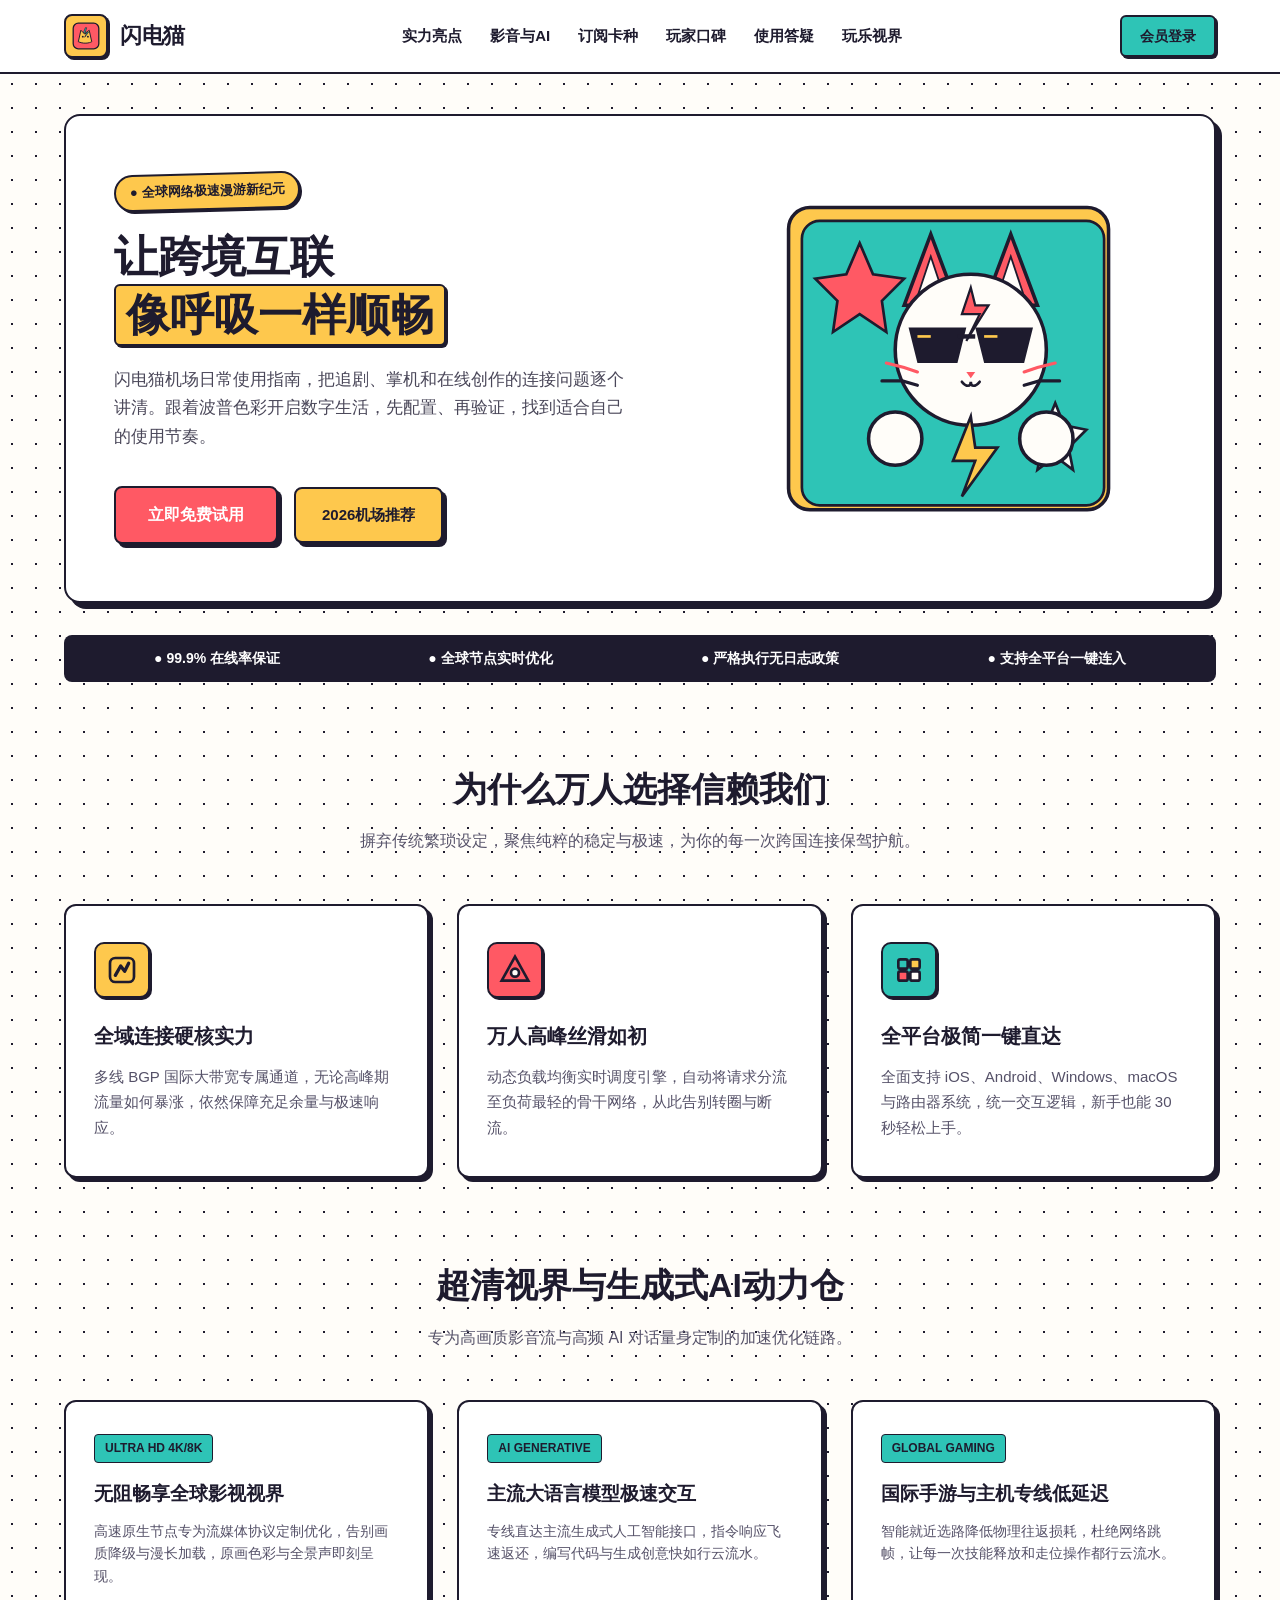
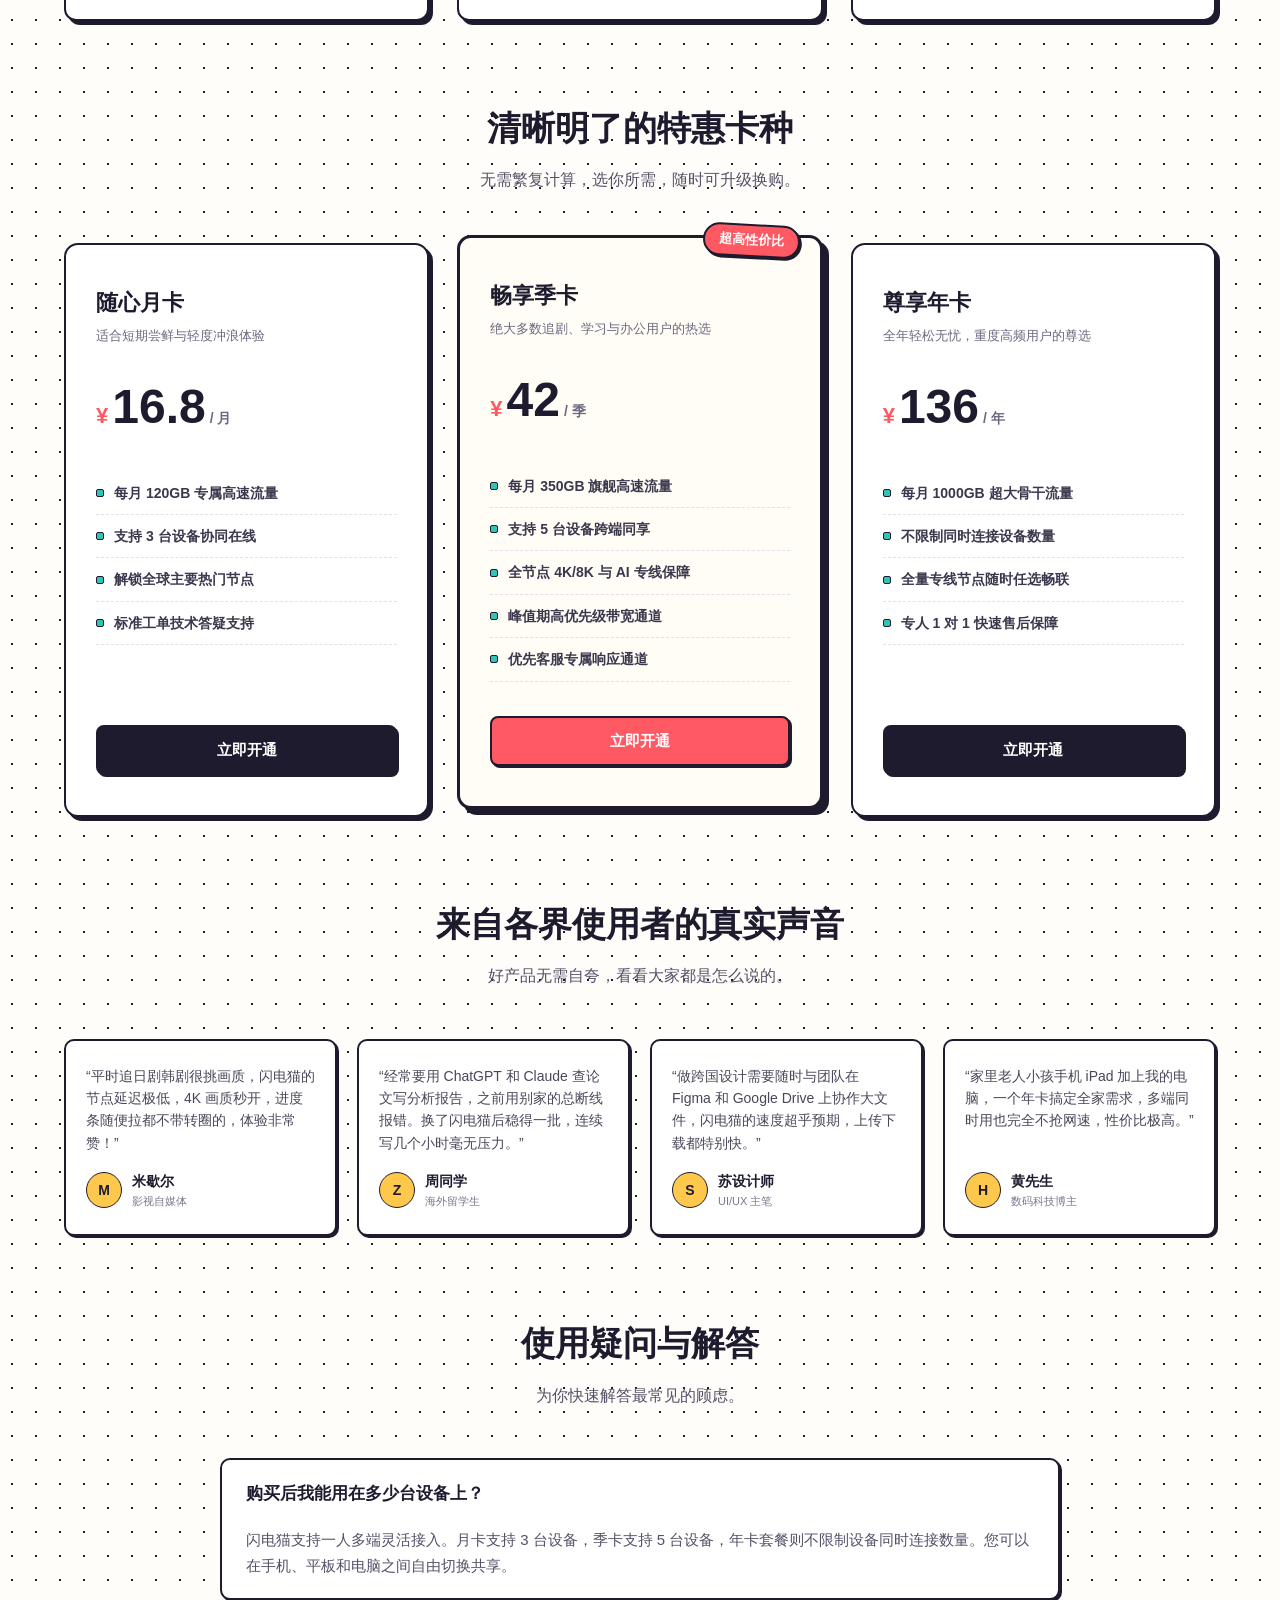
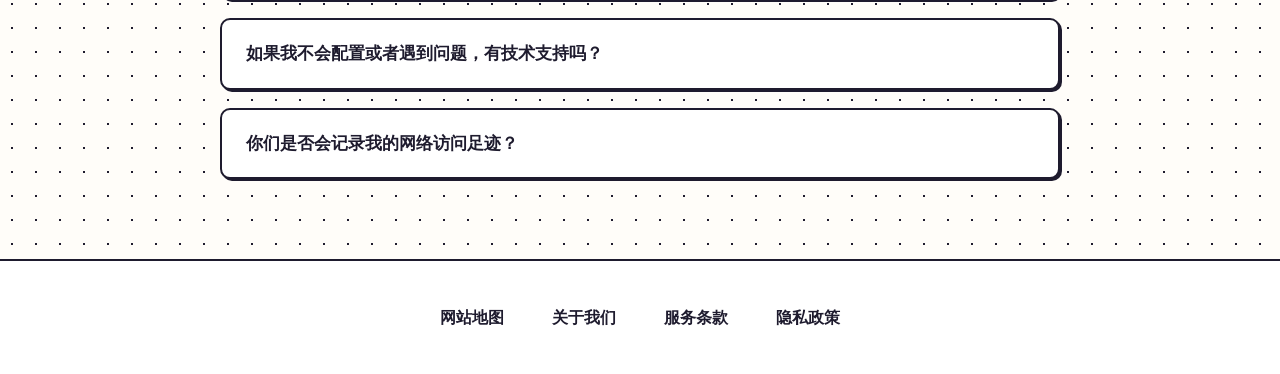
<file: index.html>
<!DOCTYPE html>
<html lang="zh-CN">
<head>
  <meta charset="UTF-8">
  <meta name="viewport" content="width=device-width, initial-scale=1.0">
  <title>闪电猫机场｜追剧、掌机与在线创作连接指南</title>
  <meta name="description" content="闪电猫机场日常使用指南，把追剧、掌机和在线创作的连接问题逐个讲清。跟着波普色彩开启数字生活，先配置、再验证，找到适合自己的使用节奏。">
  <meta name="keywords" content="闪电猫,网络加速,极速秒开,机场推荐,流媒体解锁,ChatGPT加速,高性价比梯子,一键出海加速器">
  <link rel="canonical" href="https://flashmao.cyou/">

  <!-- Open Graph 社交分享元标签 -->
  <meta property="og:type" content="website">
  <meta property="og:site_name" content="闪电猫">
  <meta property="og:title" content="闪电猫机场｜追剧、掌机与在线创作连接指南">
  <meta property="og:description" content="闪电猫机场日常使用指南，把追剧、掌机和在线创作的连接问题逐个讲清。跟着波普色彩开启数字生活，先配置、再验证，找到适合自己的使用节奏。">
  <meta property="og:url" content="https://flashmao.cyou/">
  <meta property="og:image" content="https://flashmao.cyou/og-image.png">

  <!-- Twitter Card 元标签 -->
  <meta name="twitter:card" content="summary_large_image">
  <meta name="twitter:title" content="闪电猫机场｜追剧、掌机与在线创作连接指南">
  <meta name="twitter:description" content="闪电猫机场日常使用指南，把追剧、掌机和在线创作的连接问题逐个讲清。跟着波普色彩开启数字生活，先配置、再验证，找到适合自己的使用节奏。">
  <meta name="twitter:image" content="https://flashmao.cyou/og-image.png">

  <!-- Schema.org JSON-LD 结构化数据 (Rich Snippets) -->
  <script type="application/ld+json">
  {
    "@context": "https://schema.org",
    "@type": "Product",
    "name": "闪电猫",
    "alternateName": "FlashMao",
    "image": "https://flashmao.cyou/og-image.png",
    "description": "闪电猫提供支持多设备协同接入的全场景跨国网络加速工具，深度优化超高清流媒体解码与前沿大语言模型对话响应。",
    "brand": {
      "@type": "Brand",
      "name": "闪电猫"
    },
    "offers": {
      "@type": "AggregateOffer",
      "priceCurrency": "CNY",
      "lowPrice": "16.8",
      "highPrice": "136",
      "offerCount": "3",
      "offers": [
        {
          "@type": "Offer",
          "name": "随心月卡",
          "price": "16.8",
          "priceCurrency": "CNY",
          "availability": "https://schema.org/InStock",
          "url": "https://flashmao.cyou/#plans"
        },
        {
          "@type": "Offer",
          "name": "畅享季卡",
          "price": "42",
          "priceCurrency": "CNY",
          "availability": "https://schema.org/InStock",
          "url": "https://flashmao.cyou/#plans"
        },
        {
          "@type": "Offer",
          "name": "尊享年卡",
          "price": "136",
          "priceCurrency": "CNY",
          "availability": "https://schema.org/InStock",
          "url": "https://flashmao.cyou/#plans"
        }
      ]
    },
    "aggregateRating": {
      "@type": "AggregateRating",
      "ratingValue": "4.85",
      "reviewCount": "2140"
    }
  }
  </script>

  <link rel="stylesheet" href="style.css">
</head>
<body>

  <!-- 顶部导航栏 -->
  <header class="pop-navbar">
    <div class="pop-nav-inner">
      <a href="index.html" class="pop-logo" aria-label="闪电猫首页">
        <div class="pop-logo-box">
          <!-- 整合波普风格闪电猫专属 Logo -->
          <svg class="pop-logo-svg" viewBox="0 0 100 100" fill="none" xmlns="http://www.w3.org/2000/svg">
            <rect x="10" y="10" width="80" height="80" rx="16" fill="#FF5964" stroke="#1E1B2E" stroke-width="4"/>
            <!-- 闪电猫轮廓 -->
            <path d="M26 68L34 32L46 44L60 32L68 68C68 68 50 78 26 68Z" fill="#FEC84D" stroke="#1E1B2E" stroke-width="3"/>
            <!-- 闪电额纹 -->
            <path d="M48 24L42 40H52L46 54L58 38H48L52 24Z" fill="#2EC4B6" stroke="#1E1B2E" stroke-width="2"/>
            <!-- 猫眼 -->
            <circle cx="40" cy="52" r="3" fill="#1E1B2E"/>
            <circle cx="56" cy="52" r="3" fill="#1E1B2E"/>
          </svg>
        </div>
        <span class="pop-logo-title">闪电猫</span>
      </a>

      <nav class="pop-menu-links">
        <a href="#strength">实力亮点</a>
        <a href="#multimedia">影音与AI</a>
        <a href="#plans">订阅卡种</a>
        <a href="#reviews">玩家口碑</a>
        <a href="#questions">使用答疑</a>
        <a href="trends.html">玩乐视界</a>
      </nav>

      <a href="https://ww012.twilightaff.com/#/?code=A56DH1Af" class="pop-nav-btn" rel="nofollow" target="_blank">会员登录</a>
    </div>
  </header>

  <main>
    <!-- Hero 首屏区域 -->
    <div class="pop-hero-container">
      <section class="pop-hero-board">
        <div class="pop-hero-left">
          <div class="pop-badge-pill">● 全球网络极速漫游新纪元</div>
          <h1 class="pop-hero-headline">让跨境互联<br><span class="pop-mark">像呼吸一样顺畅</span></h1>
          <p class="pop-hero-lead">闪电猫机场日常使用指南，把追剧、掌机和在线创作的连接问题逐个讲清。跟着波普色彩开启数字生活，先配置、再验证，找到适合自己的使用节奏。</p>

          <div class="pop-cta-cluster">
            <a href="https://ww012.twilightaff.com/#/?code=A56DH1Af" class="pop-btn-primary" rel="nofollow" target="_blank">立即免费试用</a>
            <!-- SEO权重传递链接，严禁nofollow -->
            <a href="https://jichangtuijan.top/ranking/" class="pop-btn-dofollow" target="_blank">2026机场推荐</a>
          </div>
        </div>

        <!-- Hero 视觉主体：波普艺术风格「闪电 + 猫」插画 -->
        <div class="pop-mascot-frame">
          <svg class="pop-cat-svg" role="img" aria-label="闪电猫潮酷波普艺术插画" viewBox="0 0 450 420" fill="none" xmlns="http://www.w3.org/2000/svg">
            <!-- 几何波普背景层叠框 -->
            <rect x="40" y="40" width="360" height="340" rx="24" fill="#FEC84D" stroke="#1E1B2E" stroke-width="4"/>
            <rect x="55" y="55" width="340" height="320" rx="20" fill="#2EC4B6" stroke="#1E1B2E" stroke-width="3"/>

            <!-- 爆炸多角星纹理 -->
            <polygon points="120,80 135,115 170,120 145,145 150,180 120,160 90,180 95,145 70,120 105,115" fill="#FF5964" stroke="#1E1B2E" stroke-width="3"/>
            <polygon points="340,260 350,285 375,290 355,310 360,335 340,320 320,335 325,310 305,290 330,285" fill="#FFFDF9" stroke="#1E1B2E" stroke-width="3"/>

            <!-- 闪电猫身体：活力动感波普猫姿态 -->
            <!-- 尖尖立耳 -->
            <polygon points="170,150 200,70 230,150" fill="#FF5964" stroke="#1E1B2E" stroke-width="4"/>
            <polygon points="185,140 200,95 215,140" fill="#FFFDF9" stroke="#1E1B2E" stroke-width="2"/>
            <polygon points="260,150 290,70 320,150" fill="#FF5964" stroke="#1E1B2E" stroke-width="4"/>
            <polygon points="275,140 290,95 305,140" fill="#FFFDF9" stroke="#1E1B2E" stroke-width="2"/>

            <!-- 猫头部主体圆弧 -->
            <circle cx="245" cy="200" r="85" fill="#FFFDF9" stroke="#1E1B2E" stroke-width="4"/>

            <!-- 波普几何墨镜（酷炫感） -->
            <polygon points="175,175 240,175 230,215 185,215" fill="#1E1B2E"/>
            <polygon points="250,175 315,175 305,215 260,215" fill="#1E1B2E"/>
            <line x1="230" y1="185" x2="250" y2="185" stroke="#1E1B2E" stroke-width="5"/>
            <!-- 墨镜高光 -->
            <line x1="185" y1="185" x2="200" y2="185" stroke="#FEC84D" stroke-width="3"/>
            <line x1="260" y1="185" x2="275" y2="185" stroke="#FEC84D" stroke-width="3"/>

            <!-- 贯穿额头与脸颊的波普闪电印记 -->
            <polygon points="245,130 235,160 255,160 240,190 265,150 250,150" fill="#FF5964" stroke="#1E1B2E" stroke-width="2.5"/>

            <!-- 猫鼻子与微笑嘴唇 -->
            <polygon points="240,225 250,225 245,232" fill="#FF5964"/>
            <path d="M235 236C240 242 245 242 245 236C245 242 250 242 255 236" stroke="#1E1B2E" stroke-width="3" stroke-linecap="round"/>

            <!-- 波普闪电胡须（波浪折线电光形态） -->
            <polyline points="150,215 170,220 185,225" stroke="#FF5964" stroke-width="3.5" stroke-linecap="round"/>
            <polyline points="145,235 168,235 185,240" stroke="#1E1B2E" stroke-width="3.5" stroke-linecap="round"/>
            <polyline points="340,215 320,220 305,225" stroke="#FF5964" stroke-width="3.5" stroke-linecap="round"/>
            <polyline points="345,235 322,235 305,240" stroke="#1E1B2E" stroke-width="3.5" stroke-linecap="round"/>

            <!-- 猫爪探出握持能量闪电球 -->
            <circle cx="160" cy="300" r="30" fill="#FFFDF9" stroke="#1E1B2E" stroke-width="4"/>
            <circle cx="330" cy="300" r="30" fill="#FFFDF9" stroke="#1E1B2E" stroke-width="4"/>
            <polygon points="245,275 225,325 250,325 235,365 275,310 250,310" fill="#FEC84D" stroke="#1E1B2E" stroke-width="3"/>
          </svg>
        </div>
      </section>
    </div>

    <!-- 跑马灯饰条 -->
    <div class="pop-ticker-bar">
      <div class="pop-ticker-inner">
        <div class="pop-ticker-item">● 99.9% 在线率保证</div>
        <div class="pop-ticker-item">● 全球节点实时优化</div>
        <div class="pop-ticker-item">● 严格执行无日志政策</div>
        <div class="pop-ticker-item">● 支持全平台一键连入</div>
      </div>
    </div>

    <!-- 优势区块（差异化标题，随机3项） -->
    <section class="pop-section" id="strength">
      <div class="pop-heading-box">
        <h2 class="pop-section-title">为什么万人选择信赖我们</h2>
        <p class="pop-section-sub">摒弃传统繁琐设定，聚焦纯粹的稳定与极速，为你的每一次跨国连接保驾护航。</p>
      </div>

      <div class="pop-grid-3">
        <!-- 卡片 1 -->
        <div class="pop-card">
          <div class="pop-card-icon-badge icon-yellow">
            <!-- 原创双色几何SVG：折线动能指示器（无禁用图标） -->
            <svg class="pop-duotone-svg" viewBox="0 0 24 24" fill="none">
              <rect x="3" y="3" width="18" height="18" rx="4" fill="#FEC84D" stroke="#1E1B2E" stroke-width="2"/>
              <path d="M7 16L11 9L14 13L17 7" stroke="#1E1B2E" stroke-width="2.5" stroke-linecap="round" stroke-linejoin="round"/>
            </svg>
          </div>
          <h3 class="pop-card-title">全域连接硬核实力</h3>
          <p class="pop-card-text">多线 BGP 国际大带宽专属通道，无论高峰期流量如何暴涨，依然保障充足余量与极速响应。</p>
        </div>

        <!-- 卡片 2 -->
        <div class="pop-card">
          <div class="pop-card-icon-badge icon-coral">
            <!-- 原创双色几何SVG：双重锚定稳固矩阵 -->
            <svg class="pop-duotone-svg" viewBox="0 0 24 24" fill="none">
              <polygon points="12,2 22,20 2,20" fill="#FF5964" stroke="#1E1B2E" stroke-width="2"/>
              <circle cx="12" cy="14" r="3" fill="#FFFDF9" stroke="#1E1B2E" stroke-width="2"/>
            </svg>
          </div>
          <h3 class="pop-card-title">万人高峰丝滑如初</h3>
          <p class="pop-card-text">动态负载均衡实时调度引擎，自动将请求分流至负荷最轻的骨干网络，从此告别转圈与断流。</p>
        </div>

        <!-- 卡片 3 -->
        <div class="pop-card">
          <div class="pop-card-icon-badge icon-cyan">
            <!-- 原创双色几何SVG：多维拓扑交互卡片 -->
            <svg class="pop-duotone-svg" viewBox="0 0 24 24" fill="none">
              <rect x="4" y="4" width="7" height="7" rx="1.5" fill="#2EC4B6" stroke="#1E1B2E" stroke-width="2"/>
              <rect x="13" y="4" width="7" height="7" rx="1.5" fill="#FEC84D" stroke="#1E1B2E" stroke-width="2"/>
              <rect x="4" y="13" width="7" height="7" rx="1.5" fill="#FF5964" stroke="#1E1B2E" stroke-width="2"/>
              <rect x="13" y="13" width="7" height="7" rx="1.5" fill="#FFFDF9" stroke="#1E1B2E" stroke-width="2"/>
            </svg>
          </div>
          <h3 class="pop-card-title">全平台极简一键直达</h3>
          <p class="pop-card-text">全面支持 iOS、Android、Windows、macOS 与路由器系统，统一交互逻辑，新手也能 30 秒轻松上手。</p>
        </div>
      </div>
    </section>

    <!-- 影音与AI模块（随机3项） -->
    <section class="pop-section" id="multimedia">
      <div class="pop-heading-box">
        <h2 class="pop-section-title">超清视界与生成式AI动力仓</h2>
        <p class="pop-section-sub">专为高画质影音流与高频 AI 对话量身定制的加速优化链路。</p>
      </div>

      <div class="pop-grid-3">
        <div class="pop-media-box">
          <span class="pop-pill-tag">ULTRA HD 4K/8K</span>
          <h3 class="pop-media-title">无阻畅享全球影视视界</h3>
          <p class="pop-media-desc">高速原生节点专为流媒体协议定制优化，告别画质降级与漫长加载，原画色彩与全景声即刻呈现。</p>
        </div>

        <div class="pop-media-box">
          <span class="pop-pill-tag">AI GENERATIVE</span>
          <h3 class="pop-media-title">主流大语言模型极速交互</h3>
          <p class="pop-media-desc">专线直达主流生成式人工智能接口，指令响应飞速返还，编写代码与生成创意快如行云流水。</p>
        </div>

        <div class="pop-media-box">
          <span class="pop-pill-tag">GLOBAL GAMING</span>
          <h3 class="pop-media-title">国际手游与主机专线低延迟</h3>
          <p class="pop-media-desc">智能就近选路降低物理往返损耗，杜绝网络跳帧，让每一次技能释放和走位操作都行云流水。</p>
        </div>
      </div>
    </section>

    <!-- 价格对比表（严格3项） -->
    <section class="pop-section" id="plans">
      <div class="pop-heading-box">
        <h2 class="pop-section-title">清晰明了的特惠卡种</h2>
        <p class="pop-section-sub">无需繁复计算，选你所需，随时可升级换购。</p>
      </div>

      <div class="pop-pricing-matrix">
        <!-- 方案 1 -->
        <div class="pop-price-card">
          <h3 class="pop-plan-name">随心月卡</h3>
          <p class="pop-plan-desc">适合短期尝鲜与轻度冲浪体验</p>
          <div class="pop-plan-cost">
            <span class="pop-curr">¥</span>
            <span class="pop-val">16.8</span>
            <span class="pop-cycle">/ 月</span>
          </div>
          <ul class="pop-perk-list">
            <li><span class="pop-perk-bullet"></span>每月 120GB 专属高速流量</li>
            <li><span class="pop-perk-bullet"></span>支持 3 台设备协同在线</li>
            <li><span class="pop-perk-bullet"></span>解锁全球主要热门节点</li>
            <li><span class="pop-perk-bullet"></span>标准工单技术答疑支持</li>
          </ul>
          <a href="https://ww012.twilightaff.com/#/?code=A56DH1Af" class="pop-plan-btn" rel="nofollow" target="_blank">立即开通</a>
        </div>

        <!-- 方案 2 (推荐) -->
        <div class="pop-price-card popular">
          <div class="pop-sticker-tag">超高性价比</div>
          <h3 class="pop-plan-name">畅享季卡</h3>
          <p class="pop-plan-desc">绝大多数追剧、学习与办公用户的热选</p>
          <div class="pop-plan-cost">
            <span class="pop-curr">¥</span>
            <span class="pop-val">42</span>
            <span class="pop-cycle">/ 季</span>
          </div>
          <ul class="pop-perk-list">
            <li><span class="pop-perk-bullet"></span>每月 350GB 旗舰高速流量</li>
            <li><span class="pop-perk-bullet"></span>支持 5 台设备跨端同享</li>
            <li><span class="pop-perk-bullet"></span>全节点 4K/8K 与 AI 专线保障</li>
            <li><span class="pop-perk-bullet"></span>峰值期高优先级带宽通道</li>
            <li><span class="pop-perk-bullet"></span>优先客服专属响应通道</li>
          </ul>
          <a href="https://ww012.twilightaff.com/#/?code=A56DH1Af" class="pop-plan-btn" rel="nofollow" target="_blank">立即开通</a>
        </div>

        <!-- 方案 3 -->
        <div class="pop-price-card">
          <h3 class="pop-plan-name">尊享年卡</h3>
          <p class="pop-plan-desc">全年轻松无忧，重度高频用户的尊选</p>
          <div class="pop-plan-cost">
            <span class="pop-curr">¥</span>
            <span class="pop-val">136</span>
            <span class="pop-cycle">/ 年</span>
          </div>
          <ul class="pop-perk-list">
            <li><span class="pop-perk-bullet"></span>每月 1000GB 超大骨干流量</li>
            <li><span class="pop-perk-bullet"></span>不限制同时连接设备数量</li>
            <li><span class="pop-perk-bullet"></span>全量专线节点随时任选畅联</li>
            <li><span class="pop-perk-bullet"></span>专人 1 对 1 快速售后保障</li>
          </ul>
          <a href="https://ww012.twilightaff.com/#/?code=A56DH1Af" class="pop-plan-btn" rel="nofollow" target="_blank">立即开通</a>
        </div>
      </div>
    </section>

    <!-- 用户评价（4项） -->
    <section class="pop-section" id="reviews">
      <div class="pop-heading-box">
        <h2 class="pop-section-title">来自各界使用者的真实声音</h2>
        <p class="pop-section-sub">好产品无需自夸，看看大家都是怎么说的。</p>
      </div>

      <div class="pop-grid-4">
        <div class="pop-review-box">
          <p class="pop-speech-text">“平时追日剧韩剧很挑画质，闪电猫的节点延迟极低，4K 画质秒开，进度条随便拉都不带转圈的，体验非常赞！”</p>
          <div class="pop-user-strip">
            <div class="pop-avatar-circle">M</div>
            <div>
              <div class="pop-user-name">米歇尔</div>
              <div class="pop-user-role">影视自媒体</div>
            </div>
          </div>
        </div>

        <div class="pop-review-box">
          <p class="pop-speech-text">“经常要用 ChatGPT 和 Claude 查论文写分析报告，之前用别家的总断线报错。换了闪电猫后稳得一批，连续写几个小时毫无压力。”</p>
          <div class="pop-user-strip">
            <div class="pop-avatar-circle">Z</div>
            <div>
              <div class="pop-user-name">周同学</div>
              <div class="pop-user-role">海外留学生</div>
            </div>
          </div>
        </div>

        <div class="pop-review-box">
          <p class="pop-speech-text">“做跨国设计需要随时与团队在 Figma 和 Google Drive 上协作大文件，闪电猫的速度超乎预期，上传下载都特别快。”</p>
          <div class="pop-user-strip">
            <div class="pop-avatar-circle">S</div>
            <div>
              <div class="pop-user-name">苏设计师</div>
              <div class="pop-user-role">UI/UX 主笔</div>
            </div>
          </div>
        </div>

        <div class="pop-review-box">
          <p class="pop-speech-text">“家里老人小孩手机 iPad 加上我的电脑，一个年卡搞定全家需求，多端同时用也完全不抢网速，性价比极高。”</p>
          <div class="pop-user-strip">
            <div class="pop-avatar-circle">H</div>
            <div>
              <div class="pop-user-name">黄先生</div>
              <div class="pop-user-role">数码科技博主</div>
            </div>
          </div>
        </div>
      </div>
    </section>

    <!-- FAQ 常见问答（3项） -->
    <section class="pop-section" id="questions">
      <div class="pop-heading-box">
        <h2 class="pop-section-title">使用疑问与解答</h2>
        <p class="pop-section-sub">为你快速解答最常见的顾虑。</p>
      </div>

      <div class="pop-faq-wrap">
        <details class="pop-faq-card" open>
          <summary>购买后我能用在多少台设备上？</summary>
          <div class="pop-faq-body">
            闪电猫支持一人多端灵活接入。月卡支持 3 台设备，季卡支持 5 台设备，年卡套餐则不限制设备同时连接数量。您可以在手机、平板和电脑之间自由切换共享。
          </div>
        </details>

        <details class="pop-faq-card">
          <summary>如果我不会配置或者遇到问题，有技术支持吗？</summary>
          <div class="pop-faq-body">
            我们在客户端内提供了一键式傻瓜安装包，安装后只需扫码或粘贴订阅地址即可开箱即用。同时，后台配有 7x24 小时技术工单系统，任何疑问均有专业技术人员指导解决。
          </div>
        </details>

        <details class="pop-faq-card">
          <summary>你们是否会记录我的网络访问足迹？</summary>
          <div class="pop-faq-body">
            绝对不会。闪电猫严格遵循无日志记录（No-Logs Policy）承诺，我们从服务器层面不存储用户的具体访问网址、IP 映射或传输内容，确保用户隐私享有绝对自由与安全。
          </div>
        </details>
      </div>
    </section>
  </main>

  <!-- 页脚：严格仅显示 4 个中文标题，各自独立页面 -->
  <footer class="pop-site-footer">
    <div class="pop-footer-nav">
      <a href="sitemap.html" class="pop-footer-link">网站地图</a>
      <a href="about.html" class="pop-footer-link">关于我们</a>
      <a href="terms.html" class="pop-footer-link">服务条款</a>
      <a href="privacy.html" class="pop-footer-link">隐私政策</a>
    </div>
  </footer>

</body>
</html>
</file>
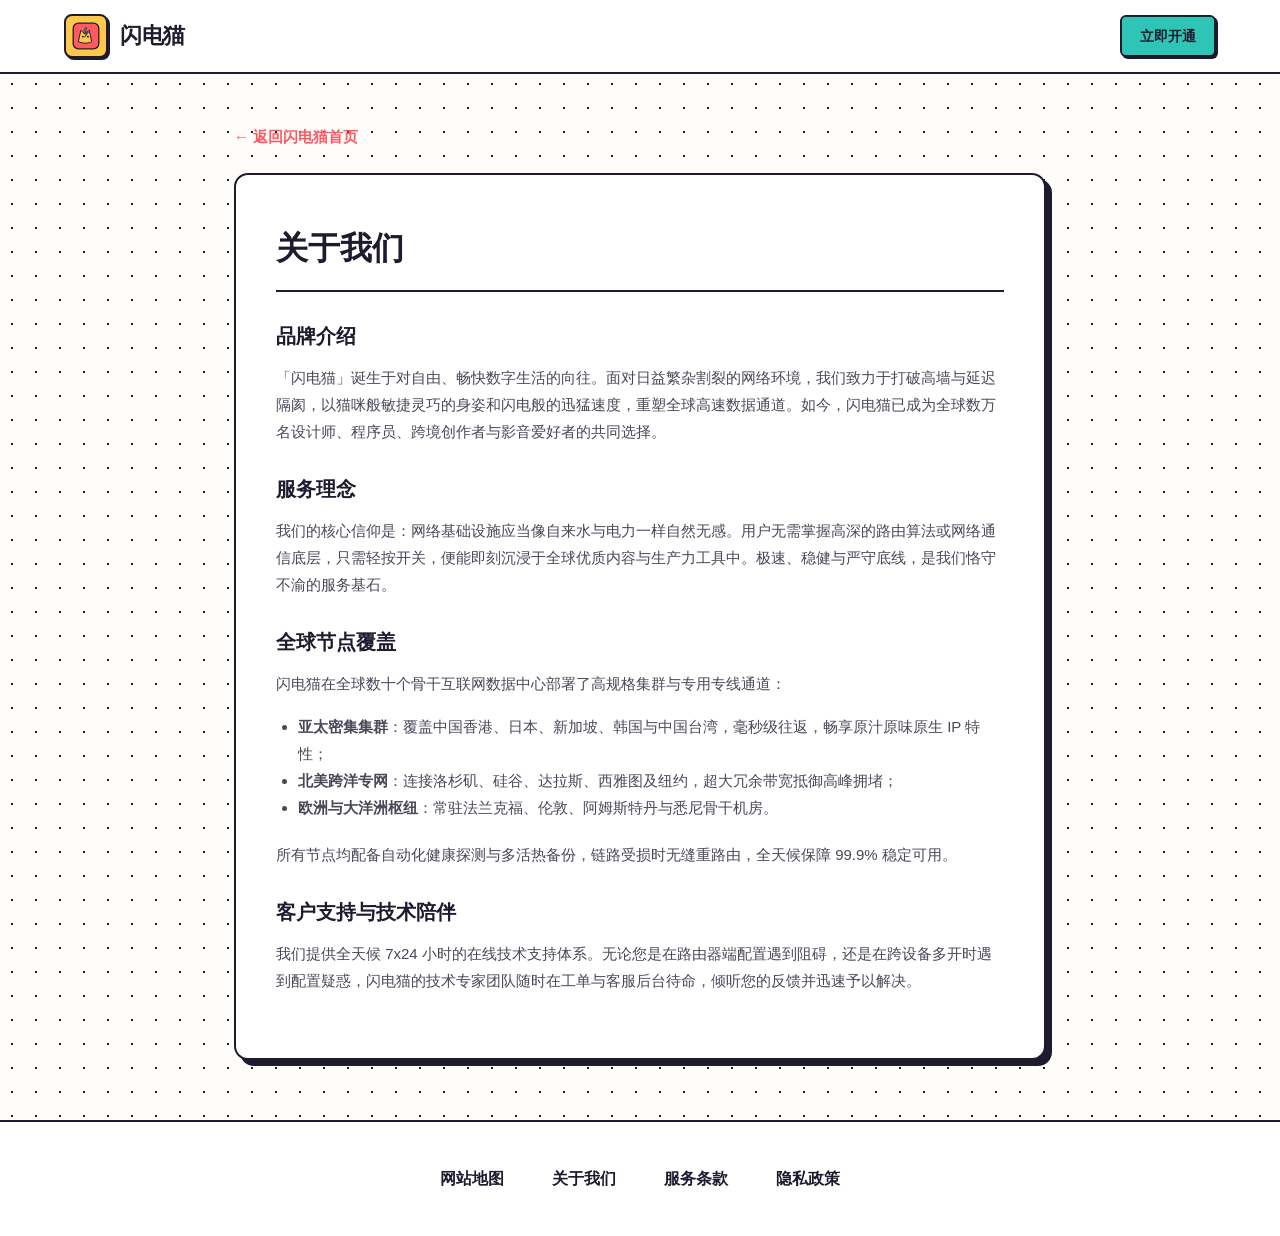
<file: about.html>
<!DOCTYPE html>
<html lang="zh-CN">
<head>
  <meta charset="UTF-8">
  <meta name="viewport" content="width=device-width, initial-scale=1.0">
  <title>关于我们 - 闪电猫</title>
  <meta name="description" content="了解闪电猫的品牌理念、全球骨干节点网络架构与专属客户服务支持。">
  <link rel="stylesheet" href="style.css">
<link rel="canonical" href="https://flashmao.cyou/about.html">
</head>
<body>

  <header class="pop-navbar">
    <div class="pop-nav-inner">
      <a href="index.html" class="pop-logo">
        <div class="pop-logo-box">
          <svg class="pop-logo-svg" viewBox="0 0 100 100" fill="none" xmlns="http://www.w3.org/2000/svg">
            <rect x="10" y="10" width="80" height="80" rx="16" fill="#FF5964" stroke="#1E1B2E" stroke-width="4"/>
            <path d="M26 68L34 32L46 44L60 32L68 68C68 68 50 78 26 68Z" fill="#FEC84D" stroke="#1E1B2E" stroke-width="3"/>
            <path d="M48 24L42 40H52L46 54L58 38H48L52 24Z" fill="#2EC4B6" stroke="#1E1B2E" stroke-width="2"/>
            <circle cx="40" cy="52" r="3" fill="#1E1B2E"/>
            <circle cx="56" cy="52" r="3" fill="#1E1B2E"/>
          </svg>
        </div>
        <span class="pop-logo-title">闪电猫</span>
      </a>
      <a href="https://ww012.twilightaff.com/#/?code=A56DH1Af" class="pop-nav-btn" rel="nofollow" target="_blank">立即开通</a>
    </div>
  </header>

  <div class="pop-page-container">
    <a href="index.html" class="pop-back-link">&larr; 返回闪电猫首页</a>
    <article class="pop-page-paper">
      <h1 class="pop-page-title">关于我们</h1>
      <h2>品牌介绍</h2>
      <p>「闪电猫」诞生于对自由、畅快数字生活的向往。面对日益繁杂割裂的网络环境，我们致力于打破高墙与延迟隔阂，以猫咪般敏捷灵巧的身姿和闪电般的迅猛速度，重塑全球高速数据通道。如今，闪电猫已成为全球数万名设计师、程序员、跨境创作者与影音爱好者的共同选择。</p>

      <h2>服务理念</h2>
      <p>我们的核心信仰是：网络基础设施应当像自来水与电力一样自然无感。用户无需掌握高深的路由算法或网络通信底层，只需轻按开关，便能即刻沉浸于全球优质内容与生产力工具中。极速、稳健与严守底线，是我们恪守不渝的服务基石。</p>

      <h2>全球节点覆盖</h2>
      <p>闪电猫在全球数十个骨干互联网数据中心部署了高规格集群与专用专线通道：</p>
      <ul>
        <li><strong>亚太密集集群</strong>：覆盖中国香港、日本、新加坡、韩国与中国台湾，毫秒级往返，畅享原汁原味原生 IP 特性；</li>
        <li><strong>北美跨洋专网</strong>：连接洛杉矶、硅谷、达拉斯、西雅图及纽约，超大冗余带宽抵御高峰拥堵；</li>
        <li><strong>欧洲与大洋洲枢纽</strong>：常驻法兰克福、伦敦、阿姆斯特丹与悉尼骨干机房。</li>
      </ul>
      <p>所有节点均配备自动化健康探测与多活热备份，链路受损时无缝重路由，全天候保障 99.9% 稳定可用。</p>

      <h2>客户支持与技术陪伴</h2>
      <p>我们提供全天候 7x24 小时的在线技术支持体系。无论您是在路由器端配置遇到阻碍，还是在跨设备多开时遇到配置疑惑，闪电猫的技术专家团队随时在工单与客服后台待命，倾听您的反馈并迅速予以解决。</p>
    </article>
  </div>

  <footer class="pop-site-footer">
    <div class="pop-footer-nav">
      <a href="sitemap.html" class="pop-footer-link">网站地图</a>
      <a href="about.html" class="pop-footer-link">关于我们</a>
      <a href="terms.html" class="pop-footer-link">服务条款</a>
      <a href="privacy.html" class="pop-footer-link">隐私政策</a>
    </div>
  </footer>

</body>
</html>
</file>
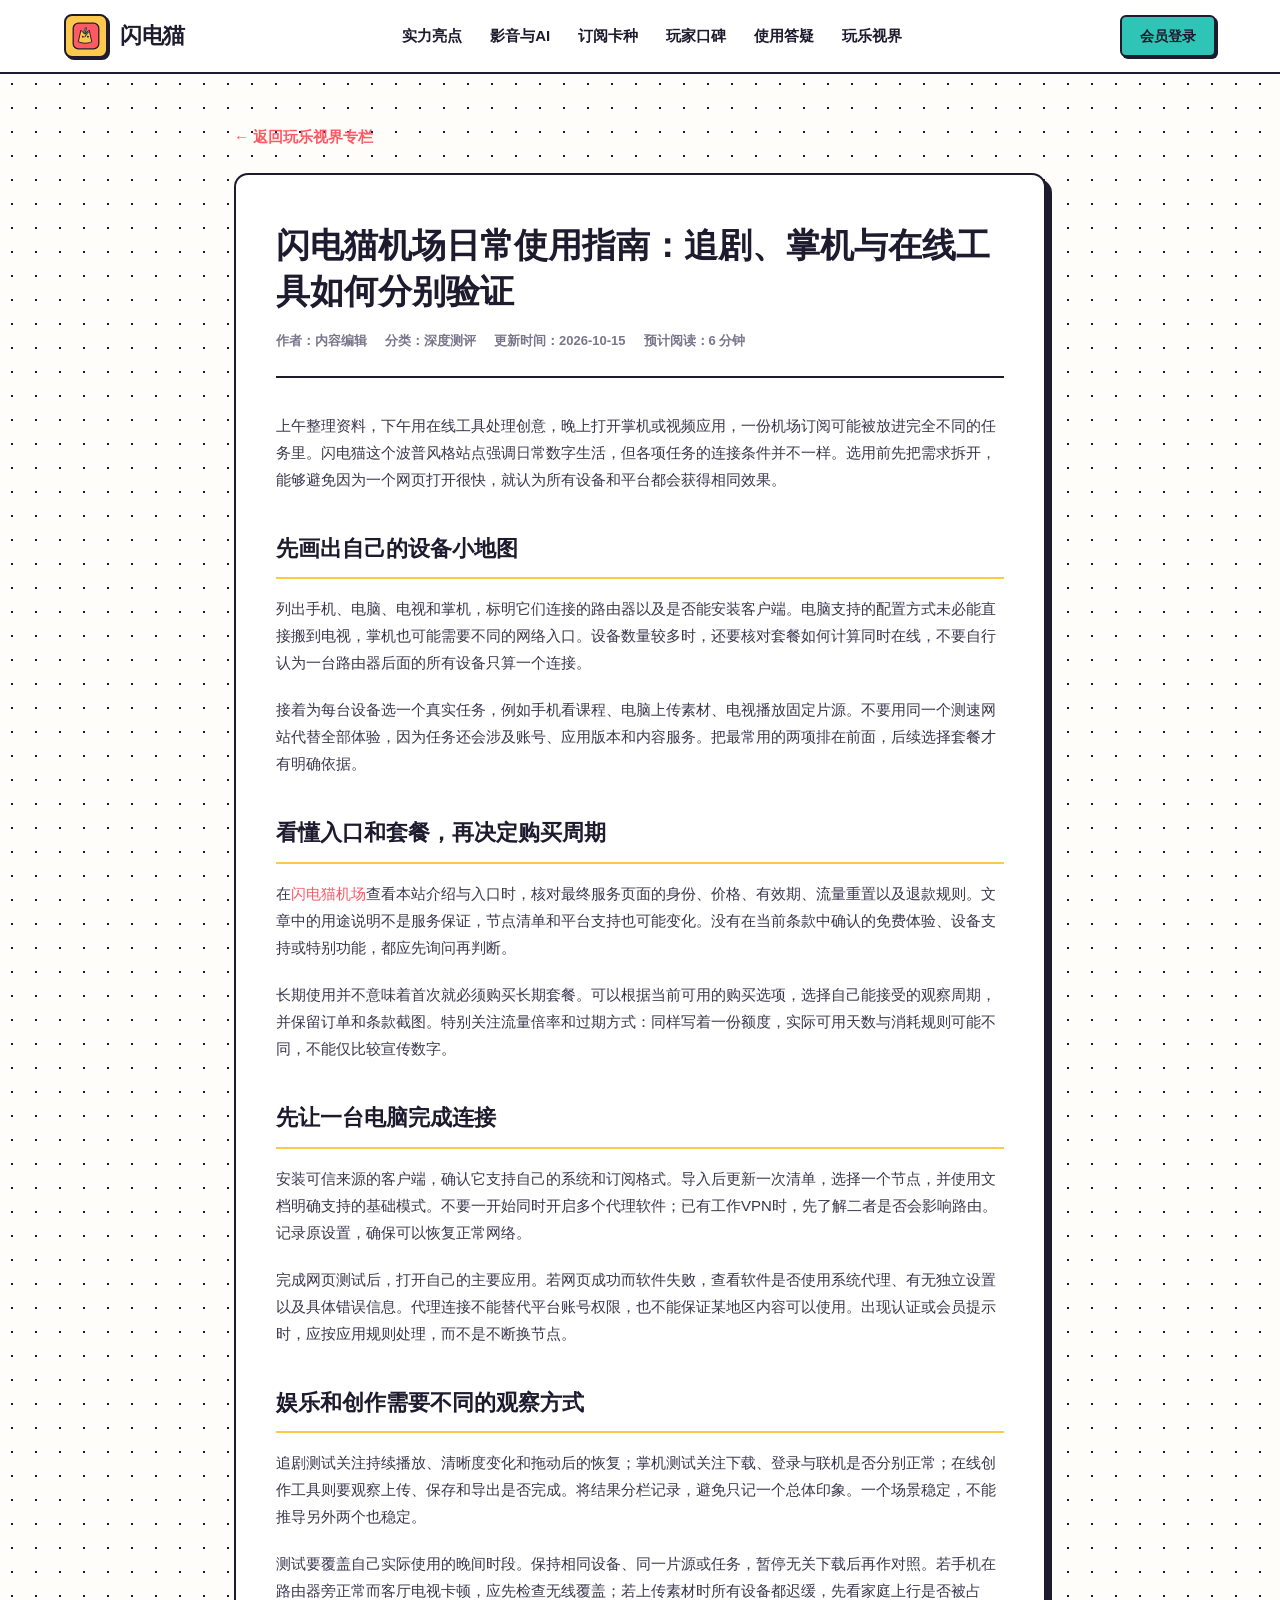
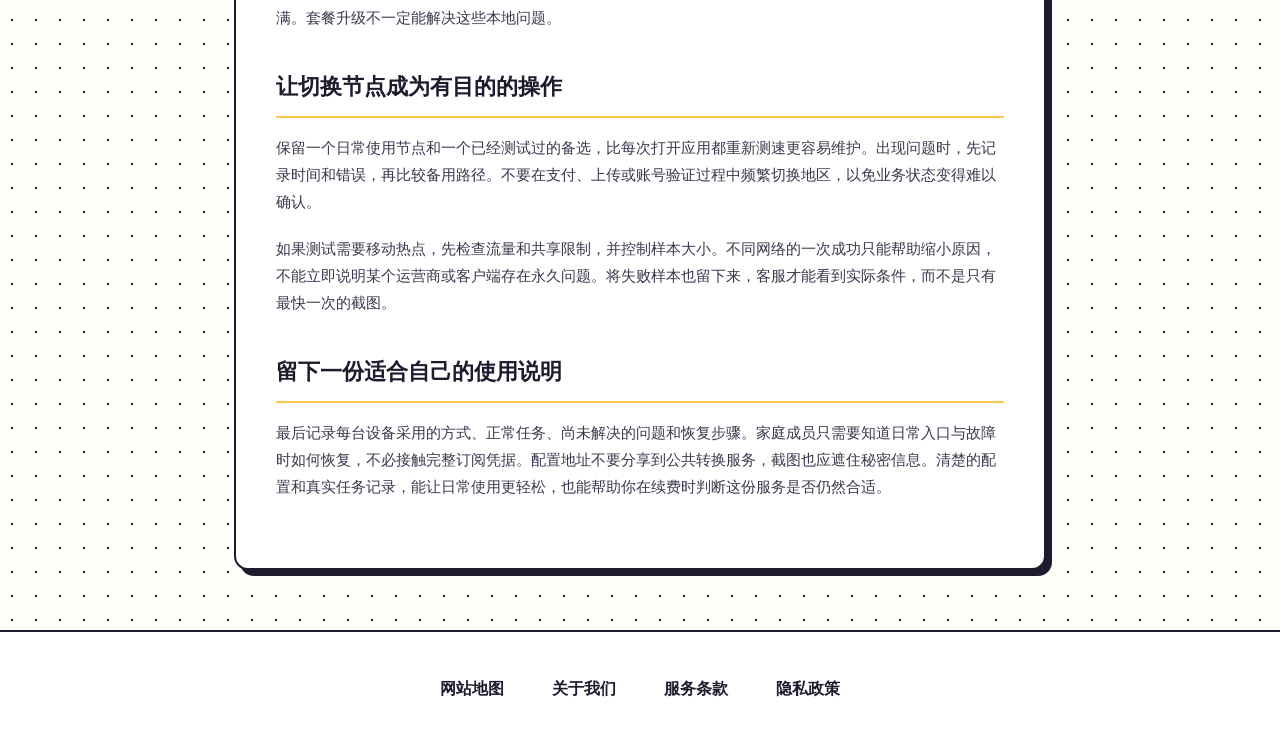
<file: flashmao-lifestyle-review.html>
<!DOCTYPE html>
<html lang="zh-CN">
<head>
  <meta charset="UTF-8">
  <meta name="viewport" content="width=device-width, initial-scale=1.0">
  <title>闪电猫机场日常使用指南：追剧、掌机与在线工具如何分别验证</title>
  <meta name="description" content="以一天的数字生活为线索检查闪电猫订阅、设备兼容和任务表现，不把连接速度等同于平台可用性。">
  <link rel="stylesheet" href="style.css">
<link rel="canonical" href="https://flashmao.cyou/flashmao-lifestyle-review.html">
</head>
<body>

  <header class="pop-navbar">
    <div class="pop-nav-inner">
      <a href="index.html" class="pop-logo">
        <div class="pop-logo-box">
          <svg class="pop-logo-svg" viewBox="0 0 100 100" fill="none" xmlns="http://www.w3.org/2000/svg">
            <rect x="10" y="10" width="80" height="80" rx="16" fill="#FF5964" stroke="#1E1B2E" stroke-width="4"/>
            <path d="M26 68L34 32L46 44L60 32L68 68C68 68 50 78 26 68Z" fill="#FEC84D" stroke="#1E1B2E" stroke-width="3"/>
            <path d="M48 24L42 40H52L46 54L58 38H48L52 24Z" fill="#2EC4B6" stroke="#1E1B2E" stroke-width="2"/>
            <circle cx="40" cy="52" r="3" fill="#1E1B2E"/>
            <circle cx="56" cy="52" r="3" fill="#1E1B2E"/>
          </svg>
        </div>
        <span class="pop-logo-title">闪电猫</span>
      </a>

      <nav class="pop-menu-links">
        <a href="index.html#strength">实力亮点</a>
        <a href="index.html#multimedia">影音与AI</a>
        <a href="index.html#plans">订阅卡种</a>
        <a href="index.html#reviews">玩家口碑</a>
        <a href="index.html#questions">使用答疑</a>
        <a href="trends.html">玩乐视界</a>
      </nav>

      <a href="https://ww012.twilightaff.com/#/?code=A56DH1Af" class="pop-nav-btn" rel="nofollow" target="_blank">会员登录</a>
    </div>
  </header>

  <div class="pop-page-container">
    <a href="trends.html" class="pop-back-link">&larr; 返回玩乐视界专栏</a>

    <article class="pop-page-paper">
      <header class="pop-article-header">
        <h1 class="pop-article-h1">闪电猫机场日常使用指南：追剧、掌机与在线工具如何分别验证</h1>
        <div class="pop-article-bar">
          <span>作者：内容编辑</span>
          <span>分类：深度测评</span>
          <span>更新时间：2026-10-15</span>
          <span>预计阅读：6 分钟</span>
        </div>
      </header>

      <div class="pop-article-content">
<p>上午整理资料，下午用在线工具处理创意，晚上打开掌机或视频应用，一份机场订阅可能被放进完全不同的任务里。闪电猫这个波普风格站点强调日常数字生活，但各项任务的连接条件并不一样。选用前先把需求拆开，能够避免因为一个网页打开很快，就认为所有设备和平台都会获得相同效果。</p>
<h2>先画出自己的设备小地图</h2>
<p>列出手机、电脑、电视和掌机，标明它们连接的路由器以及是否能安装客户端。电脑支持的配置方式未必能直接搬到电视，掌机也可能需要不同的网络入口。设备数量较多时，还要核对套餐如何计算同时在线，不要自行认为一台路由器后面的所有设备只算一个连接。</p>
<p>接着为每台设备选一个真实任务，例如手机看课程、电脑上传素材、电视播放固定片源。不要用同一个测速网站代替全部体验，因为任务还会涉及账号、应用版本和内容服务。把最常用的两项排在前面，后续选择套餐才有明确依据。</p>
<h2>看懂入口和套餐，再决定购买周期</h2>
<p>在<a href="https://flashmao.cyou/">闪电猫机场</a>查看本站介绍与入口时，核对最终服务页面的身份、价格、有效期、流量重置以及退款规则。文章中的用途说明不是服务保证，节点清单和平台支持也可能变化。没有在当前条款中确认的免费体验、设备支持或特别功能，都应先询问再判断。</p>
<p>长期使用并不意味着首次就必须购买长期套餐。可以根据当前可用的购买选项，选择自己能接受的观察周期，并保留订单和条款截图。特别关注流量倍率和过期方式：同样写着一份额度，实际可用天数与消耗规则可能不同，不能仅比较宣传数字。</p>
<h2>先让一台电脑完成连接</h2>
<p>安装可信来源的客户端，确认它支持自己的系统和订阅格式。导入后更新一次清单，选择一个节点，并使用文档明确支持的基础模式。不要一开始同时开启多个代理软件；已有工作VPN时，先了解二者是否会影响路由。记录原设置，确保可以恢复正常网络。</p>
<p>完成网页测试后，打开自己的主要应用。若网页成功而软件失败，查看软件是否使用系统代理、有无独立设置以及具体错误信息。代理连接不能替代平台账号权限，也不能保证某地区内容可以使用。出现认证或会员提示时，应按应用规则处理，而不是不断换节点。</p>
<h2>娱乐和创作需要不同的观察方式</h2>
<p>追剧测试关注持续播放、清晰度变化和拖动后的恢复；掌机测试关注下载、登录与联机是否分别正常；在线创作工具则要观察上传、保存和导出是否完成。将结果分栏记录，避免只记一个总体印象。一个场景稳定，不能推导另外两个也稳定。</p>
<p>测试要覆盖自己实际使用的晚间时段。保持相同设备、同一片源或任务，暂停无关下载后再作对照。若手机在路由器旁正常而客厅电视卡顿，应先检查无线覆盖；若上传素材时所有设备都迟缓，先看家庭上行是否被占满。套餐升级不一定能解决这些本地问题。</p>
<h2>让切换节点成为有目的的操作</h2>
<p>保留一个日常使用节点和一个已经测试过的备选，比每次打开应用都重新测速更容易维护。出现问题时，先记录时间和错误，再比较备用路径。不要在支付、上传或账号验证过程中频繁切换地区，以免业务状态变得难以确认。</p>
<p>如果测试需要移动热点，先检查流量和共享限制，并控制样本大小。不同网络的一次成功只能帮助缩小原因，不能立即说明某个运营商或客户端存在永久问题。将失败样本也留下来，客服才能看到实际条件，而不是只有最快一次的截图。</p>
<h2>留下一份适合自己的使用说明</h2>
<p>最后记录每台设备采用的方式、正常任务、尚未解决的问题和恢复步骤。家庭成员只需要知道日常入口与故障时如何恢复，不必接触完整订阅凭据。配置地址不要分享到公共转换服务，截图也应遮住秘密信息。清楚的配置和真实任务记录，能让日常使用更轻松，也能帮助你在续费时判断这份服务是否仍然合适。</p>
</div>
    </article>
  </div>

  <footer class="pop-site-footer">
    <div class="pop-footer-nav">
      <a href="sitemap.html" class="pop-footer-link">网站地图</a>
      <a href="about.html" class="pop-footer-link">关于我们</a>
      <a href="terms.html" class="pop-footer-link">服务条款</a>
      <a href="privacy.html" class="pop-footer-link">隐私政策</a>
    </div>
  </footer>

</body>
</html>
</file>
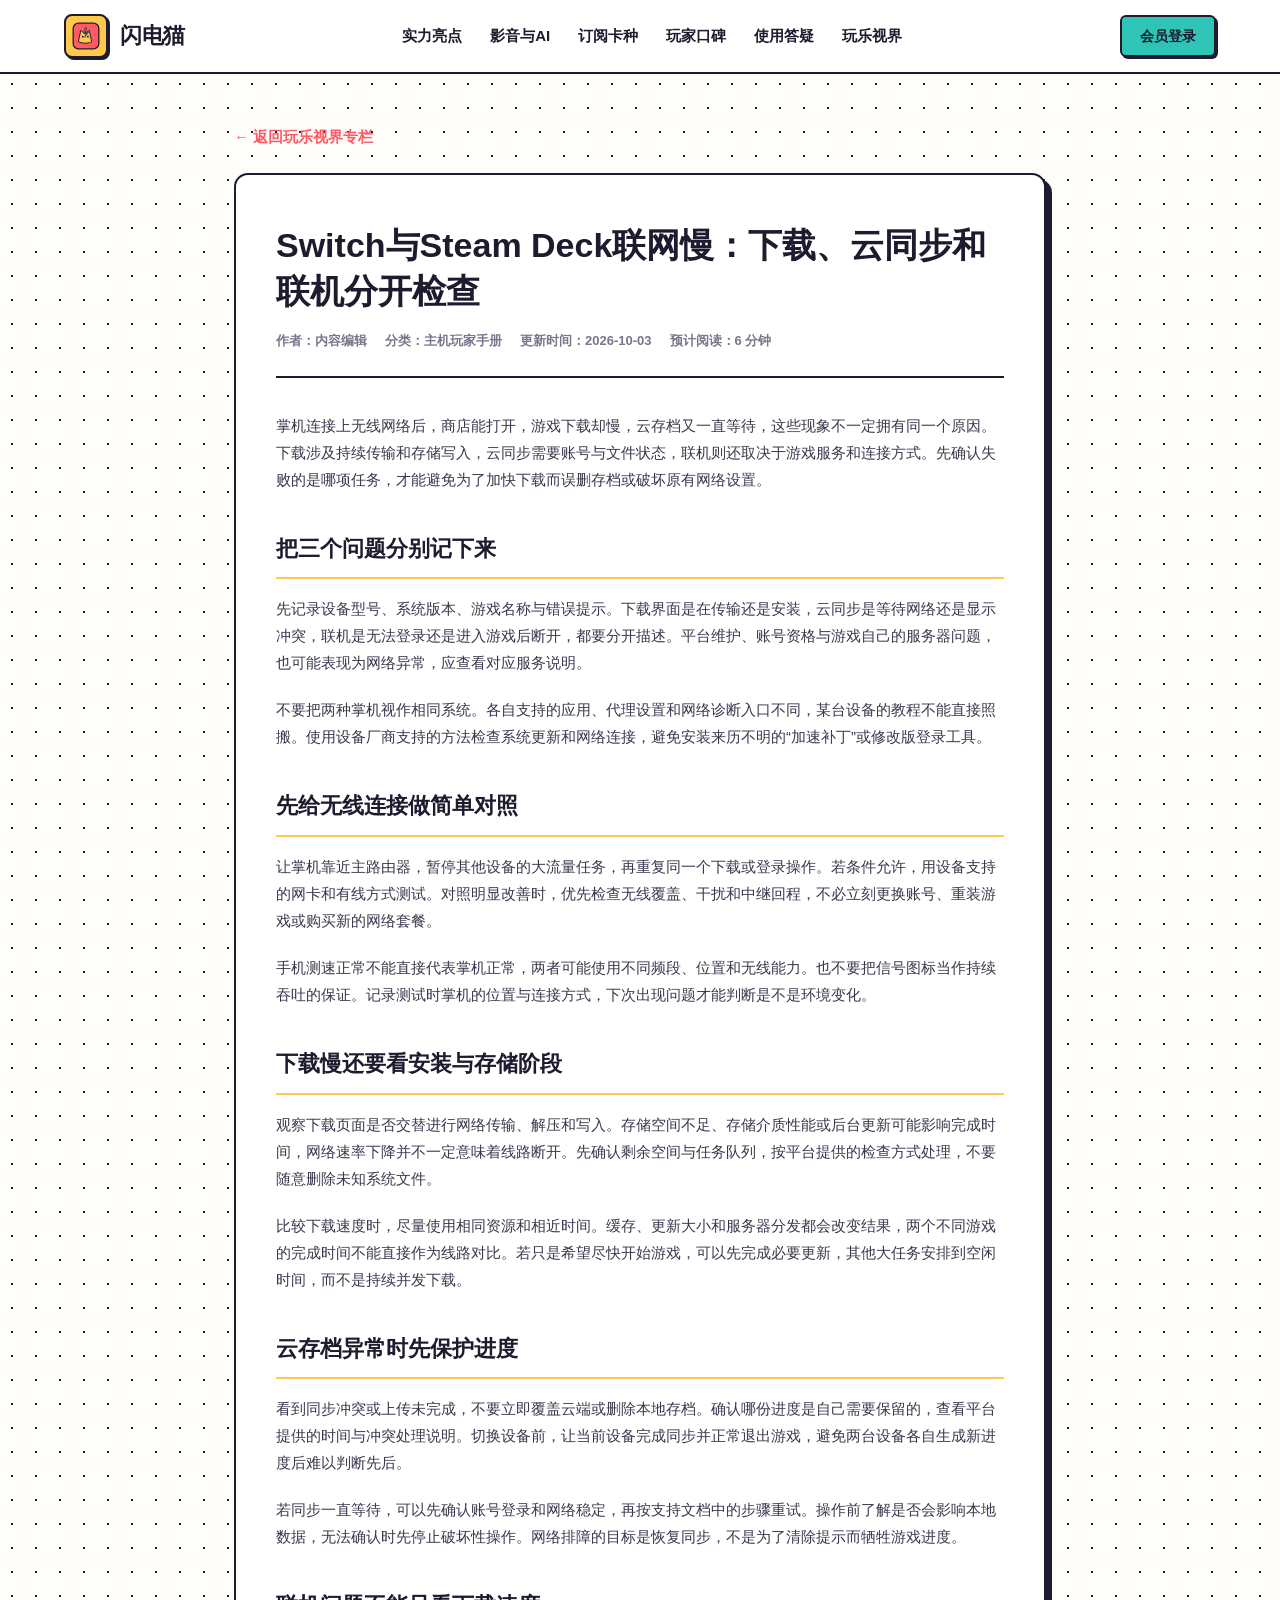
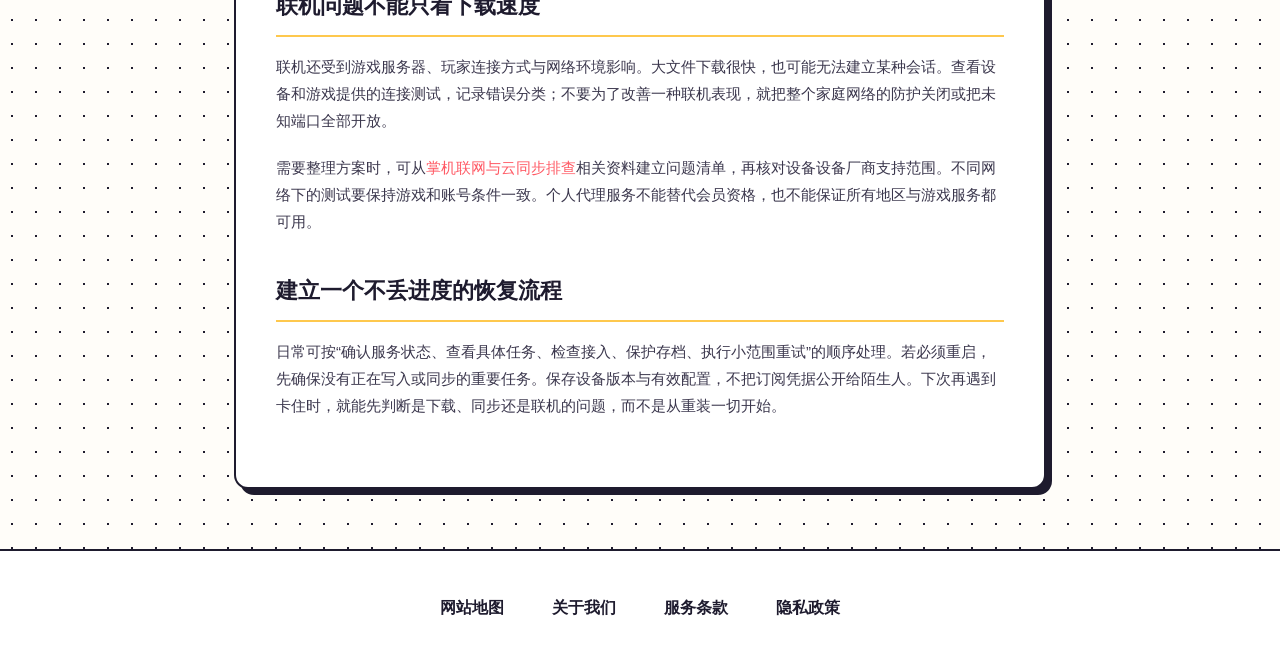
<file: handheld-console-network-sync.html>
<!DOCTYPE html>
<html lang="zh-CN">
<head>
  <meta charset="UTF-8">
  <meta name="viewport" content="width=device-width, initial-scale=1.0">
  <title>Switch与Steam Deck联网慢：下载、云同步和联机分开检查｜闪电猫</title>
  <meta name="description" content="按掌机实际任务排查网络问题，检查无线接入、存储写入、账号状态和同步冲突，保护游戏存档。">
  <link rel="stylesheet" href="style.css">
<link rel="canonical" href="https://flashmao.cyou/handheld-console-network-sync.html">
</head>
<body>

  <header class="pop-navbar">
    <div class="pop-nav-inner">
      <a href="index.html" class="pop-logo">
        <div class="pop-logo-box">
          <svg class="pop-logo-svg" viewBox="0 0 100 100" fill="none" xmlns="http://www.w3.org/2000/svg">
            <rect x="10" y="10" width="80" height="80" rx="16" fill="#FF5964" stroke="#1E1B2E" stroke-width="4"/>
            <path d="M26 68L34 32L46 44L60 32L68 68C68 68 50 78 26 68Z" fill="#FEC84D" stroke="#1E1B2E" stroke-width="3"/>
            <path d="M48 24L42 40H52L46 54L58 38H48L52 24Z" fill="#2EC4B6" stroke="#1E1B2E" stroke-width="2"/>
            <circle cx="40" cy="52" r="3" fill="#1E1B2E"/>
            <circle cx="56" cy="52" r="3" fill="#1E1B2E"/>
          </svg>
        </div>
        <span class="pop-logo-title">闪电猫</span>
      </a>

      <nav class="pop-menu-links">
        <a href="index.html#strength">实力亮点</a>
        <a href="index.html#multimedia">影音与AI</a>
        <a href="index.html#plans">订阅卡种</a>
        <a href="index.html#reviews">玩家口碑</a>
        <a href="index.html#questions">使用答疑</a>
        <a href="trends.html">玩乐视界</a>
      </nav>

      <a href="https://ww012.twilightaff.com/#/?code=A56DH1Af" class="pop-nav-btn" rel="nofollow" target="_blank">会员登录</a>
    </div>
  </header>

  <div class="pop-page-container">
    <a href="trends.html" class="pop-back-link">&larr; 返回玩乐视界专栏</a>

    <article class="pop-page-paper">
      <header class="pop-article-header">
        <h1 class="pop-article-h1">Switch与Steam Deck联网慢：下载、云同步和联机分开检查</h1>
        <div class="pop-article-bar">
          <span>作者：内容编辑</span>
          <span>分类：主机玩家手册</span>
          <span>更新时间：2026-10-03</span>
          <span>预计阅读：6 分钟</span>
        </div>
      </header>

      <div class="pop-article-content">
<p>掌机连接上无线网络后，商店能打开，游戏下载却慢，云存档又一直等待，这些现象不一定拥有同一个原因。下载涉及持续传输和存储写入，云同步需要账号与文件状态，联机则还取决于游戏服务和连接方式。先确认失败的是哪项任务，才能避免为了加快下载而误删存档或破坏原有网络设置。</p>
<h2>把三个问题分别记下来</h2>
<p>先记录设备型号、系统版本、游戏名称与错误提示。下载界面是在传输还是安装，云同步是等待网络还是显示冲突，联机是无法登录还是进入游戏后断开，都要分开描述。平台维护、账号资格与游戏自己的服务器问题，也可能表现为网络异常，应查看对应服务说明。</p>
<p>不要把两种掌机视作相同系统。各自支持的应用、代理设置和网络诊断入口不同，某台设备的教程不能直接照搬。使用设备厂商支持的方法检查系统更新和网络连接，避免安装来历不明的“加速补丁”或修改版登录工具。</p>
<h2>先给无线连接做简单对照</h2>
<p>让掌机靠近主路由器，暂停其他设备的大流量任务，再重复同一个下载或登录操作。若条件允许，用设备支持的网卡和有线方式测试。对照明显改善时，优先检查无线覆盖、干扰和中继回程，不必立刻更换账号、重装游戏或购买新的网络套餐。</p>
<p>手机测速正常不能直接代表掌机正常，两者可能使用不同频段、位置和无线能力。也不要把信号图标当作持续吞吐的保证。记录测试时掌机的位置与连接方式，下次出现问题才能判断是不是环境变化。</p>
<h2>下载慢还要看安装与存储阶段</h2>
<p>观察下载页面是否交替进行网络传输、解压和写入。存储空间不足、存储介质性能或后台更新可能影响完成时间，网络速率下降并不一定意味着线路断开。先确认剩余空间与任务队列，按平台提供的检查方式处理，不要随意删除未知系统文件。</p>
<p>比较下载速度时，尽量使用相同资源和相近时间。缓存、更新大小和服务器分发都会改变结果，两个不同游戏的完成时间不能直接作为线路对比。若只是希望尽快开始游戏，可以先完成必要更新，其他大任务安排到空闲时间，而不是持续并发下载。</p>
<h2>云存档异常时先保护进度</h2>
<p>看到同步冲突或上传未完成，不要立即覆盖云端或删除本地存档。确认哪份进度是自己需要保留的，查看平台提供的时间与冲突处理说明。切换设备前，让当前设备完成同步并正常退出游戏，避免两台设备各自生成新进度后难以判断先后。</p>
<p>若同步一直等待，可以先确认账号登录和网络稳定，再按支持文档中的步骤重试。操作前了解是否会影响本地数据，无法确认时先停止破坏性操作。网络排障的目标是恢复同步，不是为了清除提示而牺牲游戏进度。</p>
<h2>联机问题不能只看下载速度</h2>
<p>联机还受到游戏服务器、玩家连接方式与网络环境影响。大文件下载很快，也可能无法建立某种会话。查看设备和游戏提供的连接测试，记录错误分类；不要为了改善一种联机表现，就把整个家庭网络的防护关闭或把未知端口全部开放。</p>
<p>需要整理方案时，可从<a href="https://jichangtuijan.top/">掌机联网与云同步排查</a>相关资料建立问题清单，再核对设备设备厂商支持范围。不同网络下的测试要保持游戏和账号条件一致。个人代理服务不能替代会员资格，也不能保证所有地区与游戏服务都可用。</p>
<h2>建立一个不丢进度的恢复流程</h2>
<p>日常可按“确认服务状态、查看具体任务、检查接入、保护存档、执行小范围重试”的顺序处理。若必须重启，先确保没有正在写入或同步的重要任务。保存设备版本与有效配置，不把订阅凭据公开给陌生人。下次再遇到卡住时，就能先判断是下载、同步还是联机的问题，而不是从重装一切开始。</p>
</div>
    </article>
  </div>

  <footer class="pop-site-footer">
    <div class="pop-footer-nav">
      <a href="sitemap.html" class="pop-footer-link">网站地图</a>
      <a href="about.html" class="pop-footer-link">关于我们</a>
      <a href="terms.html" class="pop-footer-link">服务条款</a>
      <a href="privacy.html" class="pop-footer-link">隐私政策</a>
    </div>
  </footer>

</body>
</html>
</file>
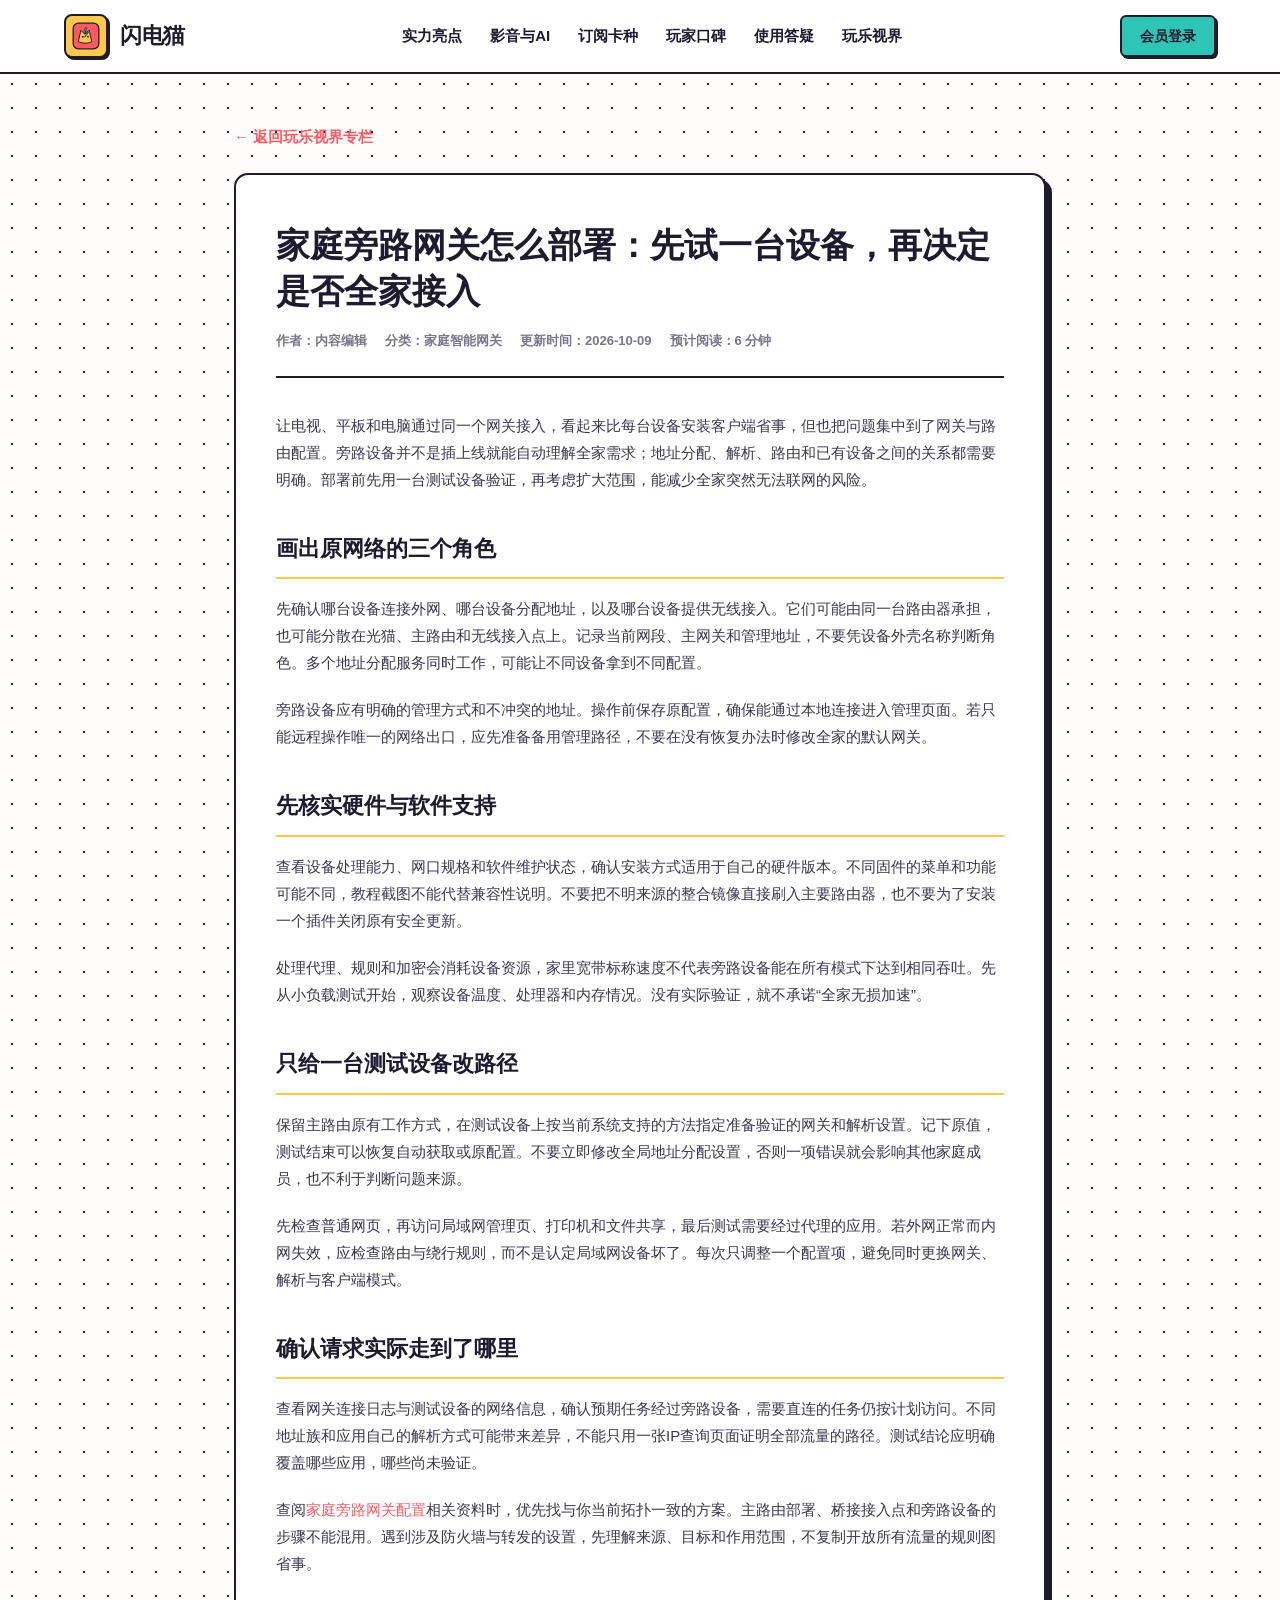
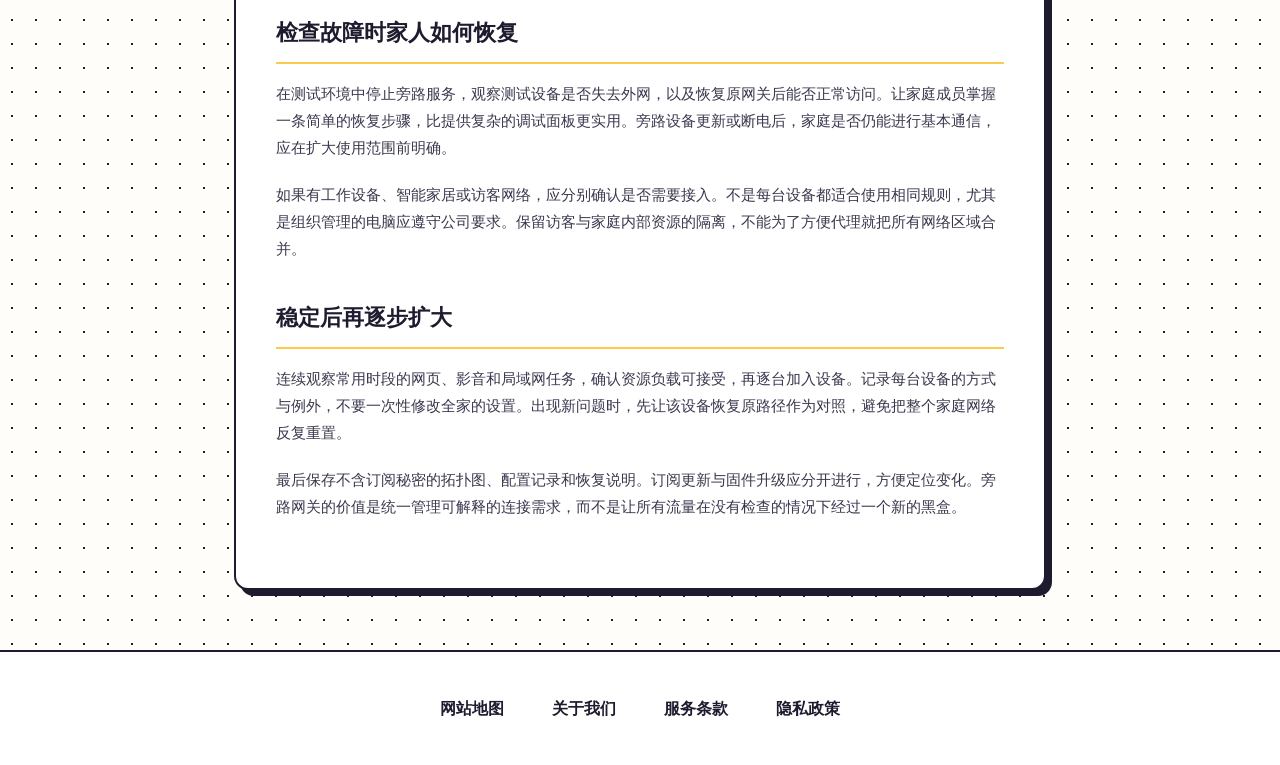
<file: home-network-bypass-setup.html>
<!DOCTYPE html>
<html lang="zh-CN">
<head>
  <meta charset="UTF-8">
  <meta name="viewport" content="width=device-width, initial-scale=1.0">
  <title>家庭旁路网关怎么部署：先试一台设备，再决定是否全家接入｜闪电猫</title>
  <meta name="description" content="从网络拓扑、地址与管理入口入手验证旁路网关，保留主路由和家庭设备的可恢复连接。">
  <link rel="stylesheet" href="style.css">
<link rel="canonical" href="https://flashmao.cyou/home-network-bypass-setup.html">
</head>
<body>

  <header class="pop-navbar">
    <div class="pop-nav-inner">
      <a href="index.html" class="pop-logo">
        <div class="pop-logo-box">
          <svg class="pop-logo-svg" viewBox="0 0 100 100" fill="none" xmlns="http://www.w3.org/2000/svg">
            <rect x="10" y="10" width="80" height="80" rx="16" fill="#FF5964" stroke="#1E1B2E" stroke-width="4"/>
            <path d="M26 68L34 32L46 44L60 32L68 68C68 68 50 78 26 68Z" fill="#FEC84D" stroke="#1E1B2E" stroke-width="3"/>
            <path d="M48 24L42 40H52L46 54L58 38H48L52 24Z" fill="#2EC4B6" stroke="#1E1B2E" stroke-width="2"/>
            <circle cx="40" cy="52" r="3" fill="#1E1B2E"/>
            <circle cx="56" cy="52" r="3" fill="#1E1B2E"/>
          </svg>
        </div>
        <span class="pop-logo-title">闪电猫</span>
      </a>

      <nav class="pop-menu-links">
        <a href="index.html#strength">实力亮点</a>
        <a href="index.html#multimedia">影音与AI</a>
        <a href="index.html#plans">订阅卡种</a>
        <a href="index.html#reviews">玩家口碑</a>
        <a href="index.html#questions">使用答疑</a>
        <a href="trends.html">玩乐视界</a>
      </nav>

      <a href="https://ww012.twilightaff.com/#/?code=A56DH1Af" class="pop-nav-btn" rel="nofollow" target="_blank">会员登录</a>
    </div>
  </header>

  <div class="pop-page-container">
    <a href="trends.html" class="pop-back-link">&larr; 返回玩乐视界专栏</a>

    <article class="pop-page-paper">
      <header class="pop-article-header">
        <h1 class="pop-article-h1">家庭旁路网关怎么部署：先试一台设备，再决定是否全家接入</h1>
        <div class="pop-article-bar">
          <span>作者：内容编辑</span>
          <span>分类：家庭智能网关</span>
          <span>更新时间：2026-10-09</span>
          <span>预计阅读：6 分钟</span>
        </div>
      </header>

      <div class="pop-article-content">
<p>让电视、平板和电脑通过同一个网关接入，看起来比每台设备安装客户端省事，但也把问题集中到了网关与路由配置。旁路设备并不是插上线就能自动理解全家需求；地址分配、解析、路由和已有设备之间的关系都需要明确。部署前先用一台测试设备验证，再考虑扩大范围，能减少全家突然无法联网的风险。</p>
<h2>画出原网络的三个角色</h2>
<p>先确认哪台设备连接外网、哪台设备分配地址，以及哪台设备提供无线接入。它们可能由同一台路由器承担，也可能分散在光猫、主路由和无线接入点上。记录当前网段、主网关和管理地址，不要凭设备外壳名称判断角色。多个地址分配服务同时工作，可能让不同设备拿到不同配置。</p>
<p>旁路设备应有明确的管理方式和不冲突的地址。操作前保存原配置，确保能通过本地连接进入管理页面。若只能远程操作唯一的网络出口，应先准备备用管理路径，不要在没有恢复办法时修改全家的默认网关。</p>
<h2>先核实硬件与软件支持</h2>
<p>查看设备处理能力、网口规格和软件维护状态，确认安装方式适用于自己的硬件版本。不同固件的菜单和功能可能不同，教程截图不能代替兼容性说明。不要把不明来源的整合镜像直接刷入主要路由器，也不要为了安装一个插件关闭原有安全更新。</p>
<p>处理代理、规则和加密会消耗设备资源，家里宽带标称速度不代表旁路设备能在所有模式下达到相同吞吐。先从小负载测试开始，观察设备温度、处理器和内存情况。没有实际验证，就不承诺“全家无损加速”。</p>
<h2>只给一台测试设备改路径</h2>
<p>保留主路由原有工作方式，在测试设备上按当前系统支持的方法指定准备验证的网关和解析设置。记下原值，测试结束可以恢复自动获取或原配置。不要立即修改全局地址分配设置，否则一项错误就会影响其他家庭成员，也不利于判断问题来源。</p>
<p>先检查普通网页，再访问局域网管理页、打印机和文件共享，最后测试需要经过代理的应用。若外网正常而内网失效，应检查路由与绕行规则，而不是认定局域网设备坏了。每次只调整一个配置项，避免同时更换网关、解析与客户端模式。</p>
<h2>确认请求实际走到了哪里</h2>
<p>查看网关连接日志与测试设备的网络信息，确认预期任务经过旁路设备，需要直连的任务仍按计划访问。不同地址族和应用自己的解析方式可能带来差异，不能只用一张IP查询页面证明全部流量的路径。测试结论应明确覆盖哪些应用，哪些尚未验证。</p>
<p>查阅<a href="https://jichangtuijan.top/">家庭旁路网关配置</a>相关资料时，优先找与你当前拓扑一致的方案。主路由部署、桥接接入点和旁路设备的步骤不能混用。遇到涉及防火墙与转发的设置，先理解来源、目标和作用范围，不复制开放所有流量的规则图省事。</p>
<h2>检查故障时家人如何恢复</h2>
<p>在测试环境中停止旁路服务，观察测试设备是否失去外网，以及恢复原网关后能否正常访问。让家庭成员掌握一条简单的恢复步骤，比提供复杂的调试面板更实用。旁路设备更新或断电后，家庭是否仍能进行基本通信，应在扩大使用范围前明确。</p>
<p>如果有工作设备、智能家居或访客网络，应分别确认是否需要接入。不是每台设备都适合使用相同规则，尤其是组织管理的电脑应遵守公司要求。保留访客与家庭内部资源的隔离，不能为了方便代理就把所有网络区域合并。</p>
<h2>稳定后再逐步扩大</h2>
<p>连续观察常用时段的网页、影音和局域网任务，确认资源负载可接受，再逐台加入设备。记录每台设备的方式与例外，不要一次性修改全家的设置。出现新问题时，先让该设备恢复原路径作为对照，避免把整个家庭网络反复重置。</p>
<p>最后保存不含订阅秘密的拓扑图、配置记录和恢复说明。订阅更新与固件升级应分开进行，方便定位变化。旁路网关的价值是统一管理可解释的连接需求，而不是让所有流量在没有检查的情况下经过一个新的黑盒。</p>
</div>
    </article>
  </div>

  <footer class="pop-site-footer">
    <div class="pop-footer-nav">
      <a href="sitemap.html" class="pop-footer-link">网站地图</a>
      <a href="about.html" class="pop-footer-link">关于我们</a>
      <a href="terms.html" class="pop-footer-link">服务条款</a>
      <a href="privacy.html" class="pop-footer-link">隐私政策</a>
    </div>
  </footer>

</body>
</html>
</file>
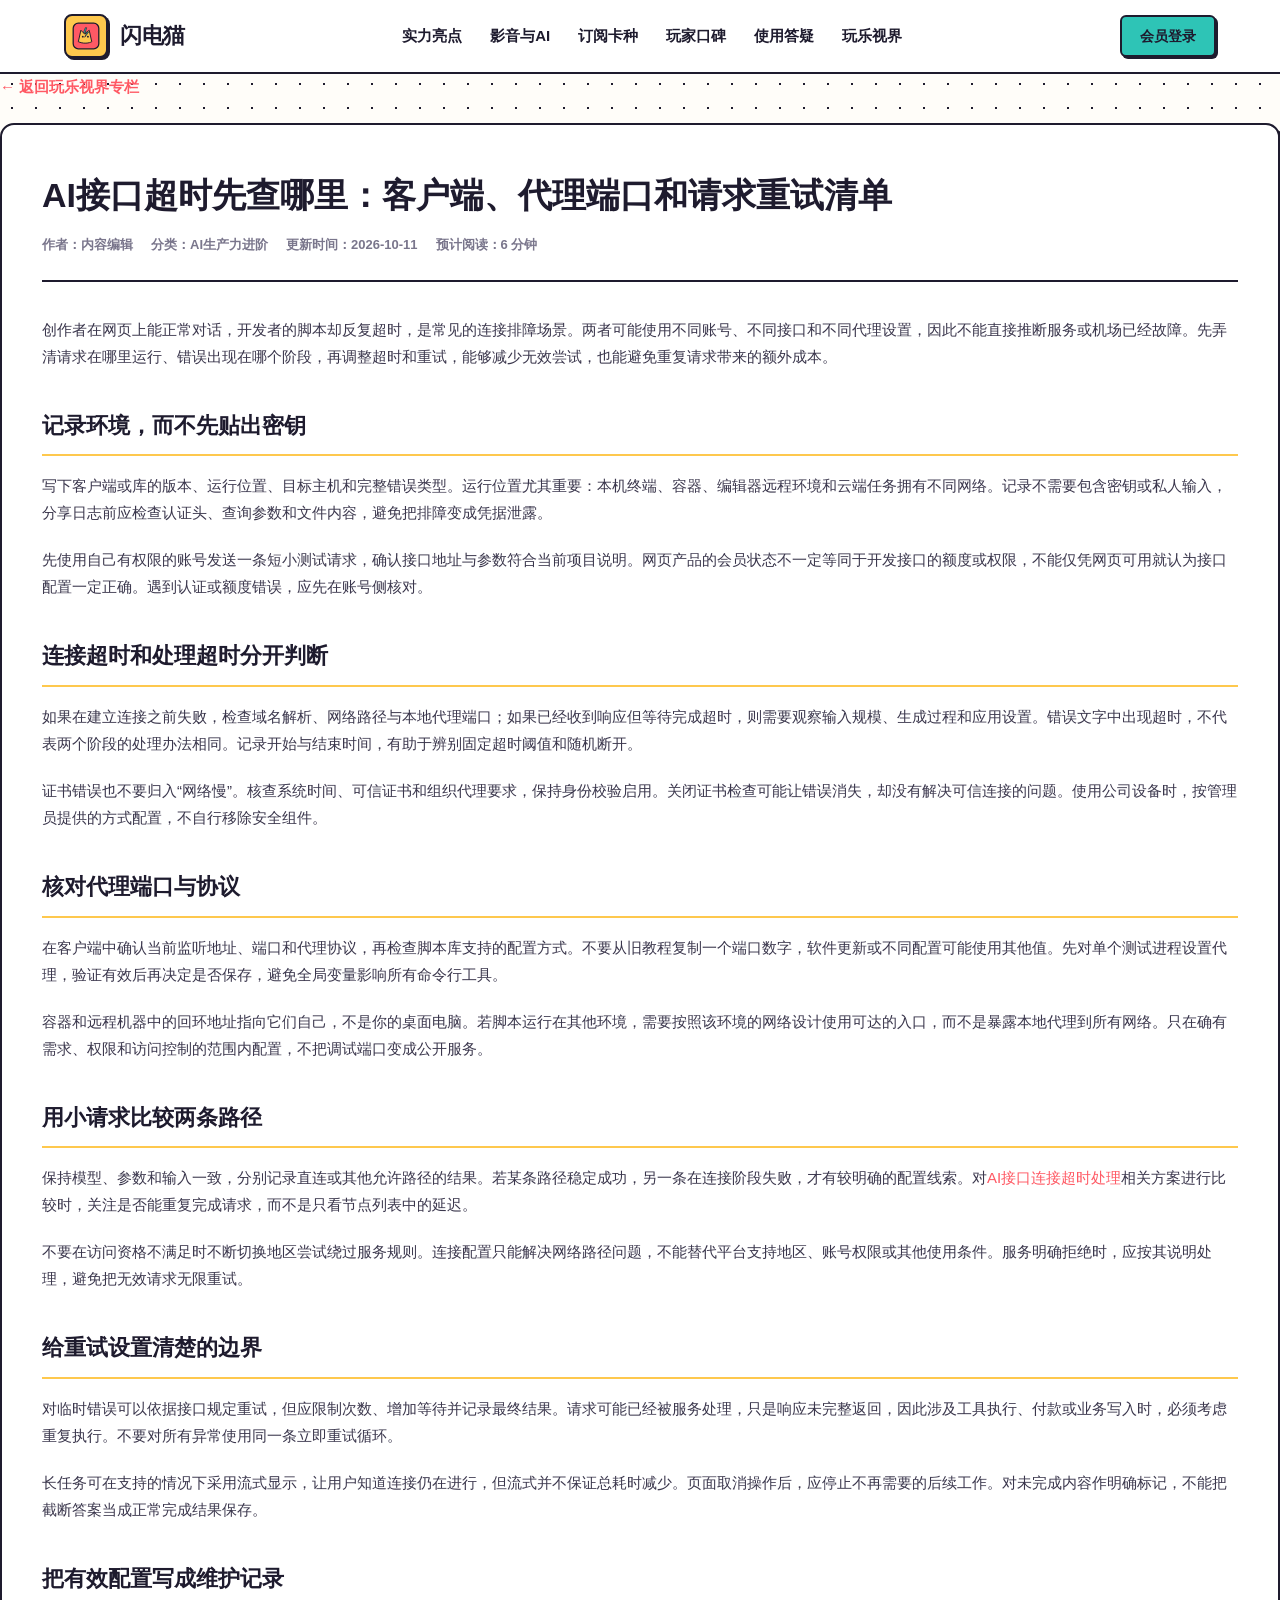
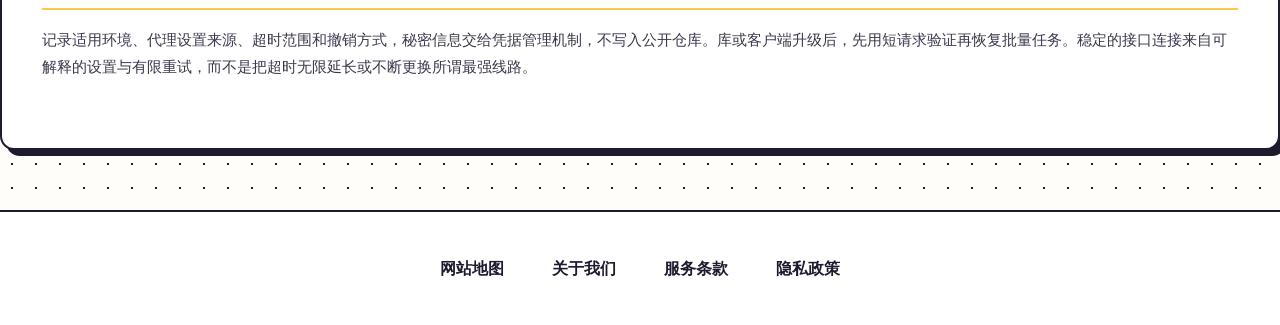
<file: llm-api-connection-tips.html>
<!DOCTYPE html>
<html lang="zh-CN">
<head>
  <meta charset="UTF-8">
  <meta name="viewport" content="width=device-width, initial-scale=1.0">
  <title>AI接口超时先查哪里：客户端、代理端口和请求重试清单｜闪电猫</title>
  <meta name="description" content="用短请求区分连接超时与模型处理等待，检查脚本运行环境，建立不会重复执行的错误处理。">
  <link rel="stylesheet" href="style.css">
<link rel="canonical" href="https://flashmao.cyou/llm-api-connection-tips.html">
</head>
<body>

  <header class="pop-navbar">
    <div class="pop-nav-inner">
      <a href="index.html" class="pop-logo">
        <div class="pop-logo-box">
          <svg class="pop-logo-svg" viewBox="0 0 100 100" fill="none" xmlns="http://www.w3.org/2000/svg">
            <rect x="10" y="10" width="80" height="80" rx="16" fill="#FF5964" stroke="#1E1B2E" stroke-width="4"/>
            <path d="M26 68L34 32L46 44L60 32L68 68C68 68 50 78 26 68Z" fill="#FEC84D" stroke="#1E1B2E" stroke-width="3"/>
            <path d="M48 24L42 40H52L46 54L58 38H48L52 24Z" fill="#2EC4B6" stroke="#1E1B2E" stroke-width="2"/>
            <circle cx="40" cy="52" r="3" fill="#1E1B2E"/>
            <circle cx="56" cy="52" r="3" fill="#1E1B2E"/>
          </svg>
        </div>
        <span class="pop-logo-title">闪电猫</span>
      </a>

      <nav class="pop-menu-links">
        <a href="index.html#strength">实力亮点</a>
        <a href="index.html#multimedia">影音与AI</a>
        <a href="index.html#plans">订阅卡种</a>
        <a href="index.html#reviews">玩家口碑</a>
        <a href="index.html#questions">使用答疑</a>
        <a href="trends.html">玩乐视界</a>
      </nav>

      <a href="https://ww012.twilightaff.com/#/?code=A56DH1Af" class="pop-nav-btn" rel="nofollow" target="_blank">会员登录</a>
    </div>
  </header>

  <div class="page-container">
    <a href="trends.html" class="pop-back-link">&larr; 返回玩乐视界专栏</a>

    <article class="pop-page-paper">
      <header class="pop-article-header">
        <h1 class="pop-article-h1">AI接口超时先查哪里：客户端、代理端口和请求重试清单</h1>
        <div class="pop-article-bar">
          <span>作者：内容编辑</span>
          <span>分类：AI生产力进阶</span>
          <span>更新时间：2026-10-11</span>
          <span>预计阅读：6 分钟</span>
        </div>
      </header>

      <div class="pop-article-content">
<p>创作者在网页上能正常对话，开发者的脚本却反复超时，是常见的连接排障场景。两者可能使用不同账号、不同接口和不同代理设置，因此不能直接推断服务或机场已经故障。先弄清请求在哪里运行、错误出现在哪个阶段，再调整超时和重试，能够减少无效尝试，也能避免重复请求带来的额外成本。</p>
<h2>记录环境，而不先贴出密钥</h2>
<p>写下客户端或库的版本、运行位置、目标主机和完整错误类型。运行位置尤其重要：本机终端、容器、编辑器远程环境和云端任务拥有不同网络。记录不需要包含密钥或私人输入，分享日志前应检查认证头、查询参数和文件内容，避免把排障变成凭据泄露。</p>
<p>先使用自己有权限的账号发送一条短小测试请求，确认接口地址与参数符合当前项目说明。网页产品的会员状态不一定等同于开发接口的额度或权限，不能仅凭网页可用就认为接口配置一定正确。遇到认证或额度错误，应先在账号侧核对。</p>
<h2>连接超时和处理超时分开判断</h2>
<p>如果在建立连接之前失败，检查域名解析、网络路径与本地代理端口；如果已经收到响应但等待完成超时，则需要观察输入规模、生成过程和应用设置。错误文字中出现超时，不代表两个阶段的处理办法相同。记录开始与结束时间，有助于辨别固定超时阈值和随机断开。</p>
<p>证书错误也不要归入“网络慢”。核查系统时间、可信证书和组织代理要求，保持身份校验启用。关闭证书检查可能让错误消失，却没有解决可信连接的问题。使用公司设备时，按管理员提供的方式配置，不自行移除安全组件。</p>
<h2>核对代理端口与协议</h2>
<p>在客户端中确认当前监听地址、端口和代理协议，再检查脚本库支持的配置方式。不要从旧教程复制一个端口数字，软件更新或不同配置可能使用其他值。先对单个测试进程设置代理，验证有效后再决定是否保存，避免全局变量影响所有命令行工具。</p>
<p>容器和远程机器中的回环地址指向它们自己，不是你的桌面电脑。若脚本运行在其他环境，需要按照该环境的网络设计使用可达的入口，而不是暴露本地代理到所有网络。只在确有需求、权限和访问控制的范围内配置，不把调试端口变成公开服务。</p>
<h2>用小请求比较两条路径</h2>
<p>保持模型、参数和输入一致，分别记录直连或其他允许路径的结果。若某条路径稳定成功，另一条在连接阶段失败，才有较明确的配置线索。对<a href="https://jichangtuijan.top/">AI接口连接超时处理</a>相关方案进行比较时，关注是否能重复完成请求，而不是只看节点列表中的延迟。</p>
<p>不要在访问资格不满足时不断切换地区尝试绕过服务规则。连接配置只能解决网络路径问题，不能替代平台支持地区、账号权限或其他使用条件。服务明确拒绝时，应按其说明处理，避免把无效请求无限重试。</p>
<h2>给重试设置清楚的边界</h2>
<p>对临时错误可以依据接口规定重试，但应限制次数、增加等待并记录最终结果。请求可能已经被服务处理，只是响应未完整返回，因此涉及工具执行、付款或业务写入时，必须考虑重复执行。不要对所有异常使用同一条立即重试循环。</p>
<p>长任务可在支持的情况下采用流式显示，让用户知道连接仍在进行，但流式并不保证总耗时减少。页面取消操作后，应停止不再需要的后续工作。对未完成内容作明确标记，不能把截断答案当成正常完成结果保存。</p>
<h2>把有效配置写成维护记录</h2>
<p>记录适用环境、代理设置来源、超时范围和撤销方式，秘密信息交给凭据管理机制，不写入公开仓库。库或客户端升级后，先用短请求验证再恢复批量任务。稳定的接口连接来自可解释的设置与有限重试，而不是把超时无限延长或不断更换所谓最强线路。</p>
</div>
    </article>
  </div>

  <footer class="pop-site-footer">
    <div class="pop-footer-nav">
      <a href="sitemap.html" class="pop-footer-link">网站地图</a>
      <a href="about.html" class="pop-footer-link">关于我们</a>
      <a href="terms.html" class="pop-footer-link">服务条款</a>
      <a href="privacy.html" class="pop-footer-link">隐私政策</a>
    </div>
  </footer>

</body>
</html>
</file>
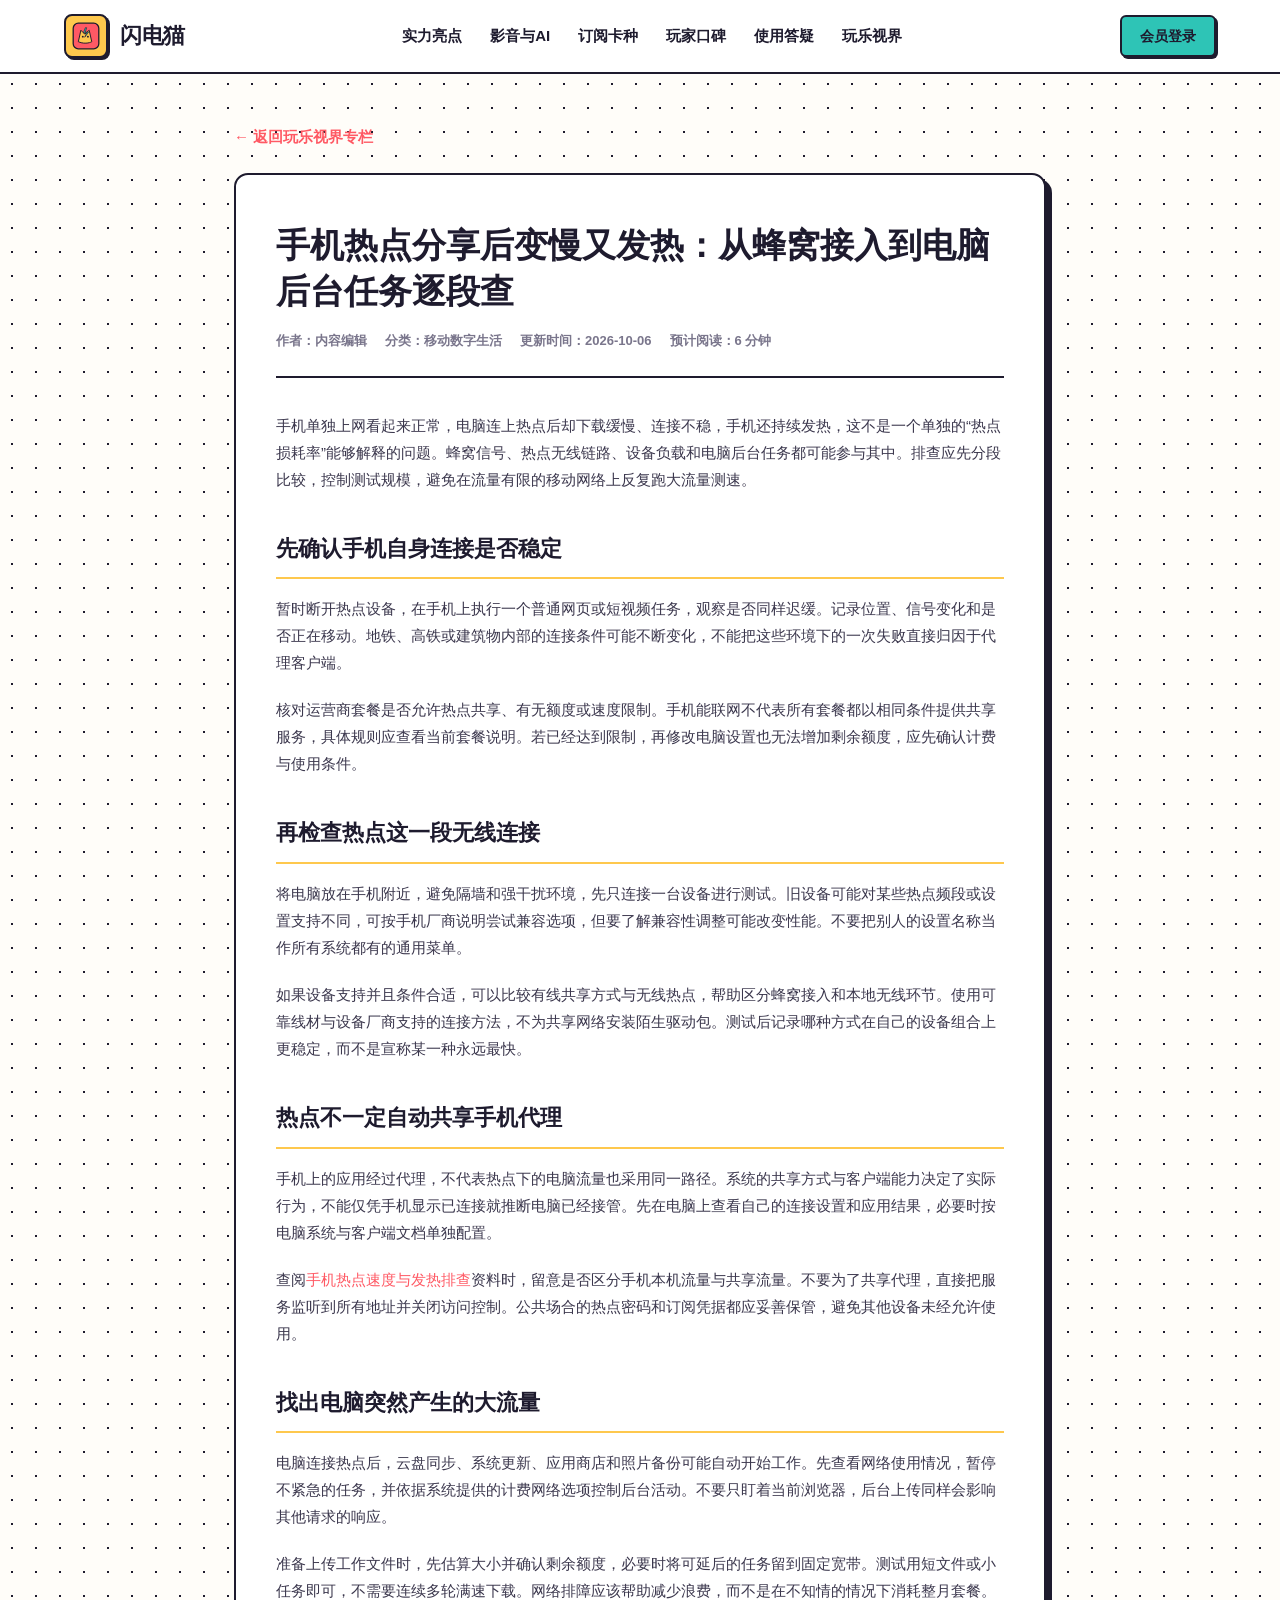
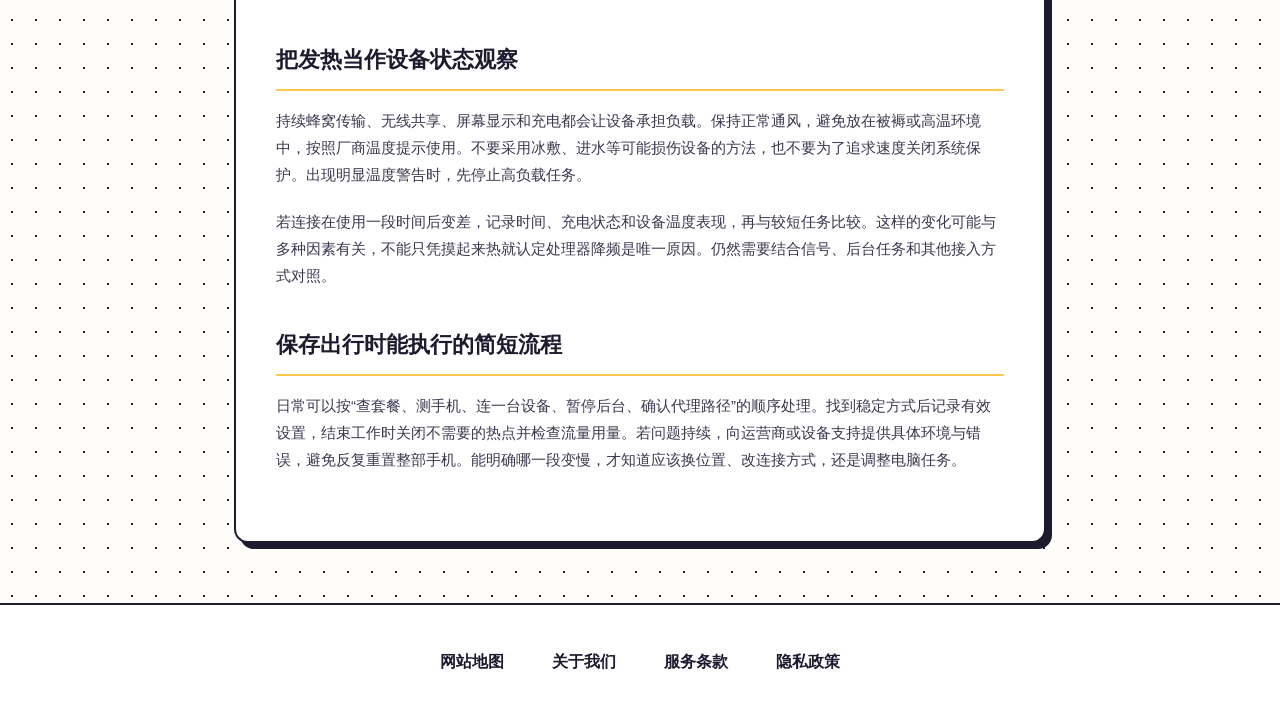
<file: mobile-hotspot-speed-loss.html>
<!DOCTYPE html>
<html lang="zh-CN">
<head>
  <meta charset="UTF-8">
  <meta name="viewport" content="width=device-width, initial-scale=1.0">
  <title>手机热点分享后变慢又发热：从蜂窝接入到电脑后台任务逐段查｜闪电猫</title>
  <meta name="description" content="区分手机自身联网、热点无线连接和电脑代理设置，控制流量与温度，避免误认为热点自动共享代理。">
  <link rel="stylesheet" href="style.css">
<link rel="canonical" href="https://flashmao.cyou/mobile-hotspot-speed-loss.html">
</head>
<body>

  <header class="pop-navbar">
    <div class="pop-nav-inner">
      <a href="index.html" class="pop-logo">
        <div class="pop-logo-box">
          <svg class="pop-logo-svg" viewBox="0 0 100 100" fill="none" xmlns="http://www.w3.org/2000/svg">
            <rect x="10" y="10" width="80" height="80" rx="16" fill="#FF5964" stroke="#1E1B2E" stroke-width="4"/>
            <path d="M26 68L34 32L46 44L60 32L68 68C68 68 50 78 26 68Z" fill="#FEC84D" stroke="#1E1B2E" stroke-width="3"/>
            <path d="M48 24L42 40H52L46 54L58 38H48L52 24Z" fill="#2EC4B6" stroke="#1E1B2E" stroke-width="2"/>
            <circle cx="40" cy="52" r="3" fill="#1E1B2E"/>
            <circle cx="56" cy="52" r="3" fill="#1E1B2E"/>
          </svg>
        </div>
        <span class="pop-logo-title">闪电猫</span>
      </a>

      <nav class="pop-menu-links">
        <a href="index.html#strength">实力亮点</a>
        <a href="index.html#multimedia">影音与AI</a>
        <a href="index.html#plans">订阅卡种</a>
        <a href="index.html#reviews">玩家口碑</a>
        <a href="index.html#questions">使用答疑</a>
        <a href="trends.html">玩乐视界</a>
      </nav>

      <a href="https://ww012.twilightaff.com/#/?code=A56DH1Af" class="pop-nav-btn" rel="nofollow" target="_blank">会员登录</a>
    </div>
  </header>

  <div class="pop-page-container">
    <a href="trends.html" class="pop-back-link">&larr; 返回玩乐视界专栏</a>

    <article class="pop-page-paper">
      <header class="pop-article-header">
        <h1 class="pop-article-h1">手机热点分享后变慢又发热：从蜂窝接入到电脑后台任务逐段查</h1>
        <div class="pop-article-bar">
          <span>作者：内容编辑</span>
          <span>分类：移动数字生活</span>
          <span>更新时间：2026-10-06</span>
          <span>预计阅读：6 分钟</span>
        </div>
      </header>

      <div class="pop-article-content">
<p>手机单独上网看起来正常，电脑连上热点后却下载缓慢、连接不稳，手机还持续发热，这不是一个单独的“热点损耗率”能够解释的问题。蜂窝信号、热点无线链路、设备负载和电脑后台任务都可能参与其中。排查应先分段比较，控制测试规模，避免在流量有限的移动网络上反复跑大流量测速。</p>
<h2>先确认手机自身连接是否稳定</h2>
<p>暂时断开热点设备，在手机上执行一个普通网页或短视频任务，观察是否同样迟缓。记录位置、信号变化和是否正在移动。地铁、高铁或建筑物内部的连接条件可能不断变化，不能把这些环境下的一次失败直接归因于代理客户端。</p>
<p>核对运营商套餐是否允许热点共享、有无额度或速度限制。手机能联网不代表所有套餐都以相同条件提供共享服务，具体规则应查看当前套餐说明。若已经达到限制，再修改电脑设置也无法增加剩余额度，应先确认计费与使用条件。</p>
<h2>再检查热点这一段无线连接</h2>
<p>将电脑放在手机附近，避免隔墙和强干扰环境，先只连接一台设备进行测试。旧设备可能对某些热点频段或设置支持不同，可按手机厂商说明尝试兼容选项，但要了解兼容性调整可能改变性能。不要把别人的设置名称当作所有系统都有的通用菜单。</p>
<p>如果设备支持并且条件合适，可以比较有线共享方式与无线热点，帮助区分蜂窝接入和本地无线环节。使用可靠线材与设备厂商支持的连接方法，不为共享网络安装陌生驱动包。测试后记录哪种方式在自己的设备组合上更稳定，而不是宣称某一种永远最快。</p>
<h2>热点不一定自动共享手机代理</h2>
<p>手机上的应用经过代理，不代表热点下的电脑流量也采用同一路径。系统的共享方式与客户端能力决定了实际行为，不能仅凭手机显示已连接就推断电脑已经接管。先在电脑上查看自己的连接设置和应用结果，必要时按电脑系统与客户端文档单独配置。</p>
<p>查阅<a href="https://jichangtuijan.top/">手机热点速度与发热排查</a>资料时，留意是否区分手机本机流量与共享流量。不要为了共享代理，直接把服务监听到所有地址并关闭访问控制。公共场合的热点密码和订阅凭据都应妥善保管，避免其他设备未经允许使用。</p>
<h2>找出电脑突然产生的大流量</h2>
<p>电脑连接热点后，云盘同步、系统更新、应用商店和照片备份可能自动开始工作。先查看网络使用情况，暂停不紧急的任务，并依据系统提供的计费网络选项控制后台活动。不要只盯着当前浏览器，后台上传同样会影响其他请求的响应。</p>
<p>准备上传工作文件时，先估算大小并确认剩余额度，必要时将可延后的任务留到固定宽带。测试用短文件或小任务即可，不需要连续多轮满速下载。网络排障应该帮助减少浪费，而不是在不知情的情况下消耗整月套餐。</p>
<h2>把发热当作设备状态观察</h2>
<p>持续蜂窝传输、无线共享、屏幕显示和充电都会让设备承担负载。保持正常通风，避免放在被褥或高温环境中，按照厂商温度提示使用。不要采用冰敷、进水等可能损伤设备的方法，也不要为了追求速度关闭系统保护。出现明显温度警告时，先停止高负载任务。</p>
<p>若连接在使用一段时间后变差，记录时间、充电状态和设备温度表现，再与较短任务比较。这样的变化可能与多种因素有关，不能只凭摸起来热就认定处理器降频是唯一原因。仍然需要结合信号、后台任务和其他接入方式对照。</p>
<h2>保存出行时能执行的简短流程</h2>
<p>日常可以按“查套餐、测手机、连一台设备、暂停后台、确认代理路径”的顺序处理。找到稳定方式后记录有效设置，结束工作时关闭不需要的热点并检查流量用量。若问题持续，向运营商或设备支持提供具体环境与错误，避免反复重置整部手机。能明确哪一段变慢，才知道应该换位置、改连接方式，还是调整电脑任务。</p>
</div>
    </article>
  </div>

  <footer class="pop-site-footer">
    <div class="pop-footer-nav">
      <a href="sitemap.html" class="pop-footer-link">网站地图</a>
      <a href="about.html" class="pop-footer-link">关于我们</a>
      <a href="terms.html" class="pop-footer-link">服务条款</a>
      <a href="privacy.html" class="pop-footer-link">隐私政策</a>
    </div>
  </footer>

</body>
</html>
</file>
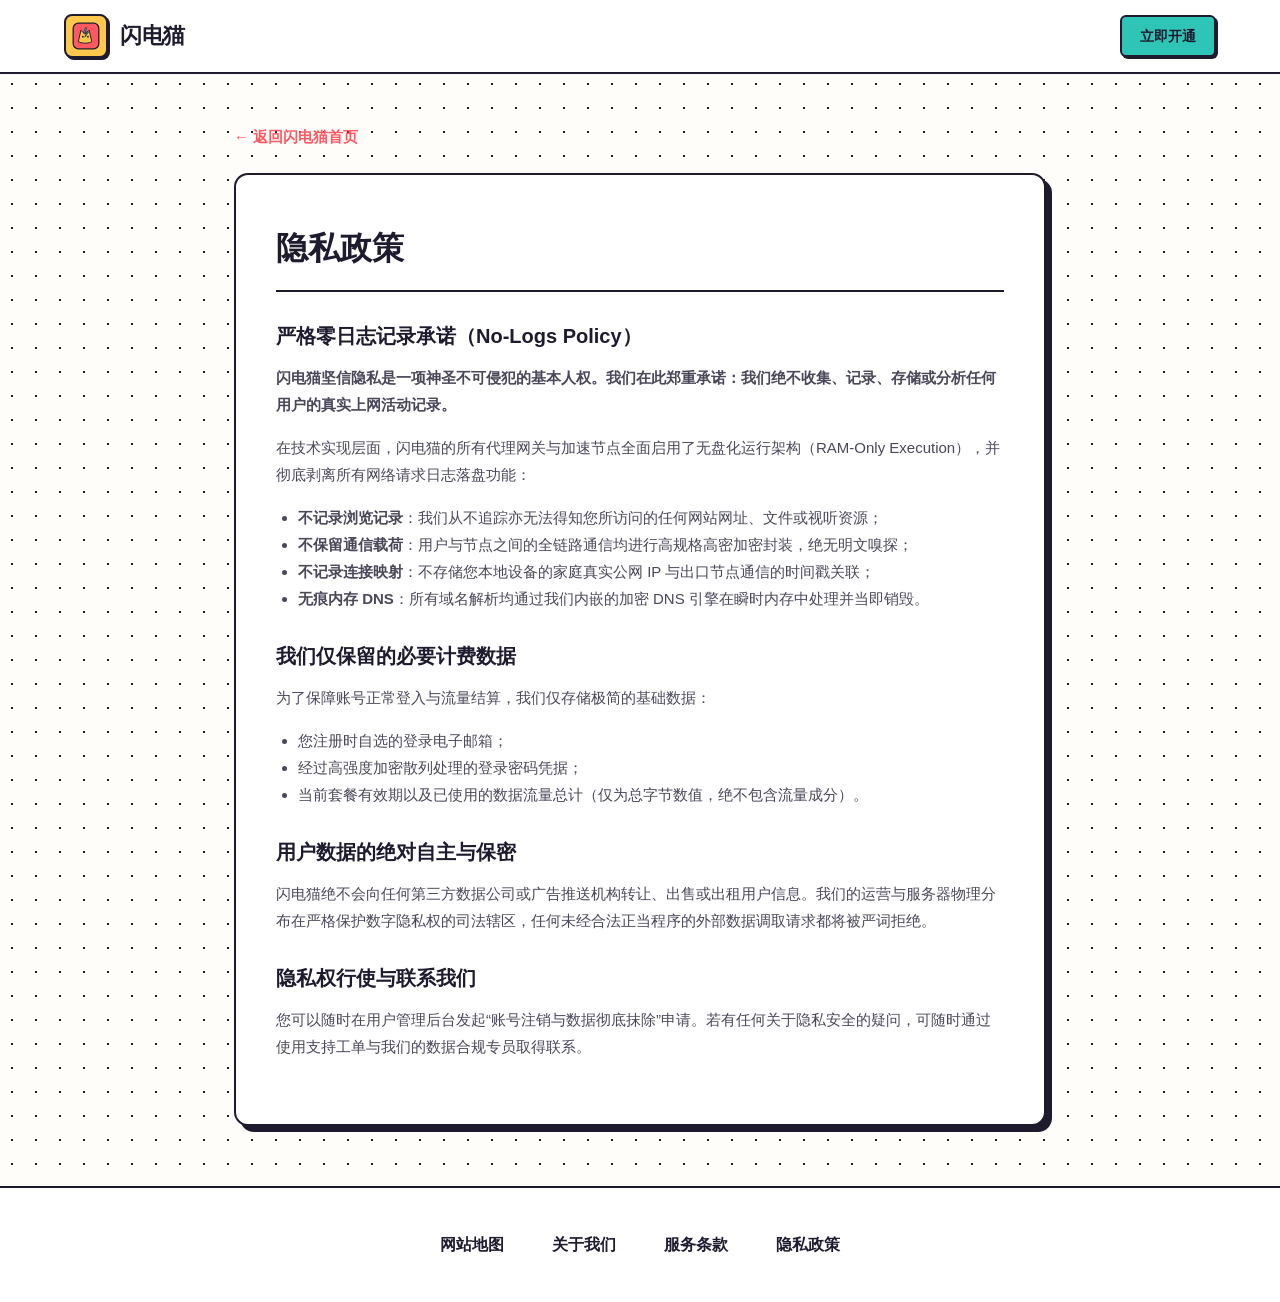
<file: privacy.html>
<!DOCTYPE html>
<html lang="zh-CN">
<head>
  <meta charset="UTF-8">
  <meta name="viewport" content="width=device-width, initial-scale=1.0">
  <title>隐私政策 - 闪电猫</title>
  <meta name="description" content="闪电猫郑重承诺严格执行无日志记录政策，保障用户互联网自由与个人隐私安全。">
  <link rel="stylesheet" href="style.css">
<link rel="canonical" href="https://flashmao.cyou/privacy.html">
</head>
<body>

  <header class="pop-navbar">
    <div class="pop-nav-inner">
      <a href="index.html" class="pop-logo">
        <div class="pop-logo-box">
          <svg class="pop-logo-svg" viewBox="0 0 100 100" fill="none" xmlns="http://www.w3.org/2000/svg">
            <rect x="10" y="10" width="80" height="80" rx="16" fill="#FF5964" stroke="#1E1B2E" stroke-width="4"/>
            <path d="M26 68L34 32L46 44L60 32L68 68C68 68 50 78 26 68Z" fill="#FEC84D" stroke="#1E1B2E" stroke-width="3"/>
            <path d="M48 24L42 40H52L46 54L58 38H48L52 24Z" fill="#2EC4B6" stroke="#1E1B2E" stroke-width="2"/>
            <circle cx="40" cy="52" r="3" fill="#1E1B2E"/>
            <circle cx="56" cy="52" r="3" fill="#1E1B2E"/>
          </svg>
        </div>
        <span class="pop-logo-title">闪电猫</span>
      </a>
      <a href="https://ww012.twilightaff.com/#/?code=A56DH1Af" class="pop-nav-btn" rel="nofollow" target="_blank">立即开通</a>
    </div>
  </header>

  <div class="pop-page-container">
    <a href="index.html" class="pop-back-link">&larr; 返回闪电猫首页</a>
    <article class="pop-page-paper">
      <h1 class="pop-page-title">隐私政策</h1>
      <h2>严格零日志记录承诺（No-Logs Policy）</h2>
      <p><strong>闪电猫坚信隐私是一项神圣不可侵犯的基本人权。我们在此郑重承诺：我们绝不收集、记录、存储或分析任何用户的真实上网活动记录。</strong></p>
      <p>在技术实现层面，闪电猫的所有代理网关与加速节点全面启用了无盘化运行架构（RAM-Only Execution），并彻底剥离所有网络请求日志落盘功能：</p>
      <ul>
        <li><strong>不记录浏览记录</strong>：我们从不追踪亦无法得知您所访问的任何网站网址、文件或视听资源；</li>
        <li><strong>不保留通信载荷</strong>：用户与节点之间的全链路通信均进行高规格高密加密封装，绝无明文嗅探；</li>
        <li><strong>不记录连接映射</strong>：不存储您本地设备的家庭真实公网 IP 与出口节点通信的时间戳关联；</li>
        <li><strong>无痕内存 DNS</strong>：所有域名解析均通过我们内嵌的加密 DNS 引擎在瞬时内存中处理并当即销毁。</li>
      </ul>

      <h2>我们仅保留的必要计费数据</h2>
      <p>为了保障账号正常登入与流量结算，我们仅存储极简的基础数据：</p>
      <ul>
        <li>您注册时自选的登录电子邮箱；</li>
        <li>经过高强度加密散列处理的登录密码凭据；</li>
        <li>当前套餐有效期以及已使用的数据流量总计（仅为总字节数值，绝不包含流量成分）。</li>
      </ul>

      <h2>用户数据的绝对自主与保密</h2>
      <p>闪电猫绝不会向任何第三方数据公司或广告推送机构转让、出售或出租用户信息。我们的运营与服务器物理分布在严格保护数字隐私权的司法辖区，任何未经合法正当程序的外部数据调取请求都将被严词拒绝。</p>

      <h2>隐私权行使与联系我们</h2>
      <p>您可以随时在用户管理后台发起“账号注销与数据彻底抹除”申请。若有任何关于隐私安全的疑问，可随时通过使用支持工单与我们的数据合规专员取得联系。</p>
    </article>
  </div>

  <footer class="pop-site-footer">
    <div class="pop-footer-nav">
      <a href="sitemap.html" class="pop-footer-link">网站地图</a>
      <a href="about.html" class="pop-footer-link">关于我们</a>
      <a href="terms.html" class="pop-footer-link">服务条款</a>
      <a href="privacy.html" class="pop-footer-link">隐私政策</a>
    </div>
  </footer>

</body>
</html>
</file>
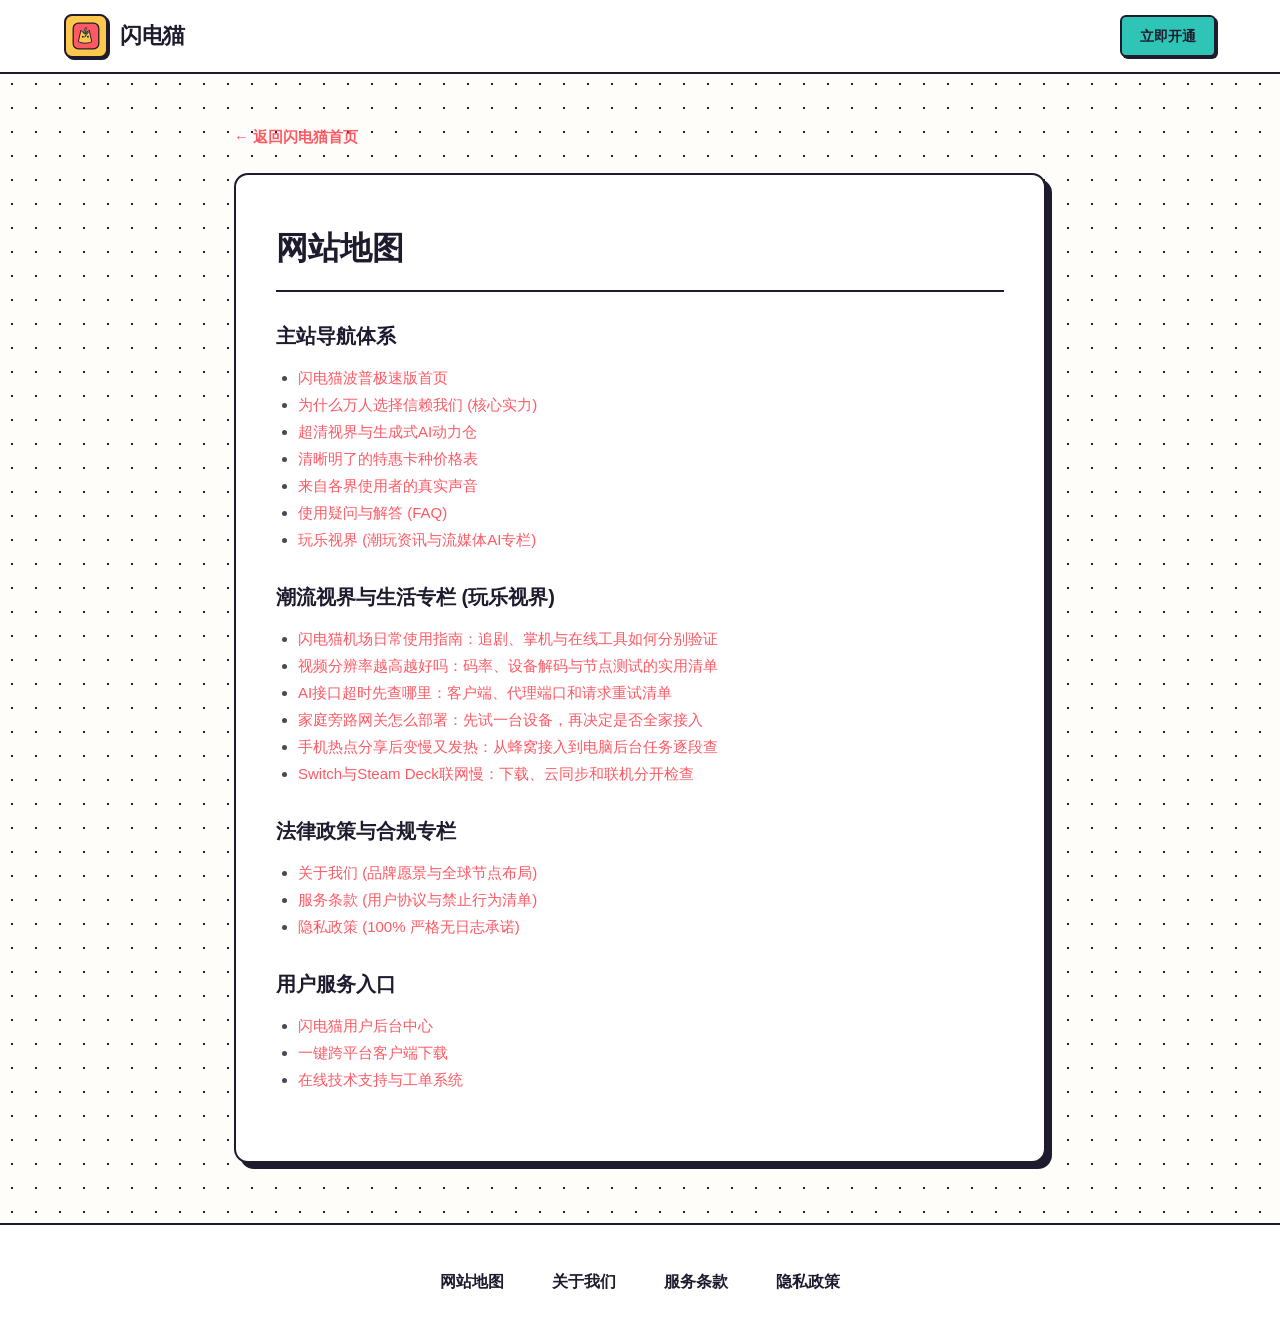
<file: sitemap.html>
<!DOCTYPE html>
<html lang="zh-CN">
<head>
  <meta charset="UTF-8">
  <meta name="viewport" content="width=device-width, initial-scale=1.0">
  <title>网站地图 - 闪电猫</title>
  <meta name="description" content="闪电猫全站目录索引与导航指南。">
  <link rel="stylesheet" href="style.css">
<link rel="canonical" href="https://flashmao.cyou/sitemap.html">
</head>
<body>

  <header class="pop-navbar">
    <div class="pop-nav-inner">
      <a href="index.html" class="pop-logo">
        <div class="pop-logo-box">
          <svg class="pop-logo-svg" viewBox="0 0 100 100" fill="none" xmlns="http://www.w3.org/2000/svg">
            <rect x="10" y="10" width="80" height="80" rx="16" fill="#FF5964" stroke="#1E1B2E" stroke-width="4"/>
            <path d="M26 68L34 32L46 44L60 32L68 68C68 68 50 78 26 68Z" fill="#FEC84D" stroke="#1E1B2E" stroke-width="3"/>
            <path d="M48 24L42 40H52L46 54L58 38H48L52 24Z" fill="#2EC4B6" stroke="#1E1B2E" stroke-width="2"/>
            <circle cx="40" cy="52" r="3" fill="#1E1B2E"/>
            <circle cx="56" cy="52" r="3" fill="#1E1B2E"/>
          </svg>
        </div>
        <span class="pop-logo-title">闪电猫</span>
      </a>
      <a href="https://ww012.twilightaff.com/#/?code=A56DH1Af" class="pop-nav-btn" rel="nofollow" target="_blank">立即开通</a>
    </div>
  </header>

  <div class="pop-page-container">
    <a href="index.html" class="pop-back-link">&larr; 返回闪电猫首页</a>
    <article class="pop-page-paper">
      <h1 class="pop-page-title">网站地图</h1>
      <h2>主站导航体系</h2>
      <ul>
        <li><a href="index.html">闪电猫波普极速版首页</a></li>
        <li><a href="index.html#strength">为什么万人选择信赖我们 (核心实力)</a></li>
        <li><a href="index.html#multimedia">超清视界与生成式AI动力仓</a></li>
        <li><a href="index.html#plans">清晰明了的特惠卡种价格表</a></li>
        <li><a href="index.html#reviews">来自各界使用者的真实声音</a></li>
        <li><a href="index.html#questions">使用疑问与解答 (FAQ)</a></li>
        <li><a href="trends.html">玩乐视界 (潮玩资讯与流媒体AI专栏)</a></li>
      </ul>

      <h2>潮流视界与生活专栏 (玩乐视界)</h2>
      <ul>
        <li><a href="flashmao-lifestyle-review.html">闪电猫机场日常使用指南：追剧、掌机与在线工具如何分别验证</a></li>
        <li><a href="streaming-bitrate-guide.html">视频分辨率越高越好吗：码率、设备解码与节点测试的实用清单</a></li>
        <li><a href="llm-api-connection-tips.html">AI接口超时先查哪里：客户端、代理端口和请求重试清单</a></li>
        <li><a href="home-network-bypass-setup.html">家庭旁路网关怎么部署：先试一台设备，再决定是否全家接入</a></li>
        <li><a href="mobile-hotspot-speed-loss.html">手机热点分享后变慢又发热：从蜂窝接入到电脑后台任务逐段查</a></li>
        <li><a href="handheld-console-network-sync.html">Switch与Steam Deck联网慢：下载、云同步和联机分开检查</a></li>
      </ul>

      <h2>法律政策与合规专栏</h2>
      <ul>
        <li><a href="about.html">关于我们 (品牌愿景与全球节点布局)</a></li>
        <li><a href="terms.html">服务条款 (用户协议与禁止行为清单)</a></li>
        <li><a href="privacy.html">隐私政策 (100% 严格无日志承诺)</a></li>
      </ul>

      <h2>用户服务入口</h2>
      <ul>
        <li><a href="https://ww012.twilightaff.com/#/?code=A56DH1Af" rel="nofollow" target="_blank">闪电猫用户后台中心</a></li>
        <li><a href="https://ww012.twilightaff.com/#/?code=A56DH1Af" rel="nofollow" target="_blank">一键跨平台客户端下载</a></li>
        <li><a href="https://ww012.twilightaff.com/#/?code=A56DH1Af" rel="nofollow" target="_blank">在线技术支持与工单系统</a></li>
      </ul>
    </article>
  </div>

  <footer class="pop-site-footer">
    <div class="pop-footer-nav">
      <a href="sitemap.html" class="pop-footer-link">网站地图</a>
      <a href="about.html" class="pop-footer-link">关于我们</a>
      <a href="terms.html" class="pop-footer-link">服务条款</a>
      <a href="privacy.html" class="pop-footer-link">隐私政策</a>
    </div>
  </footer>

</body>
</html>
</file>
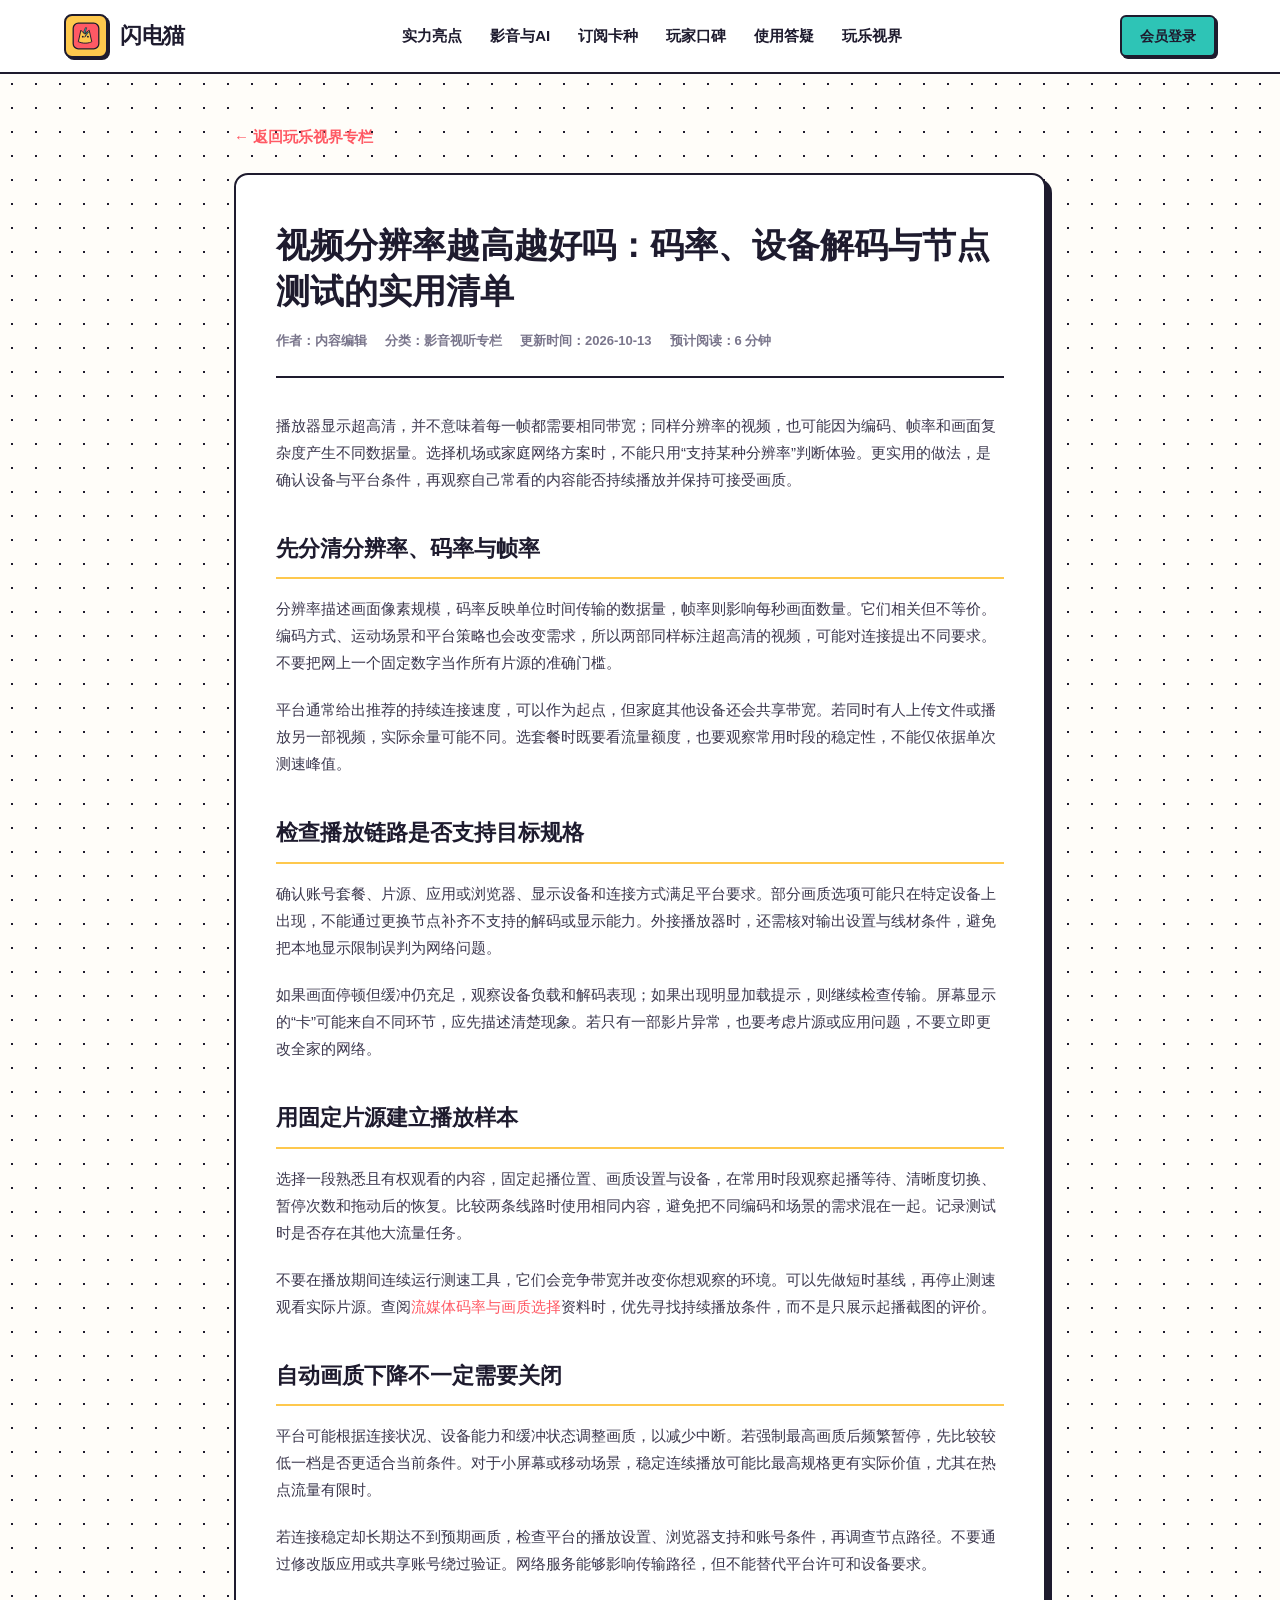
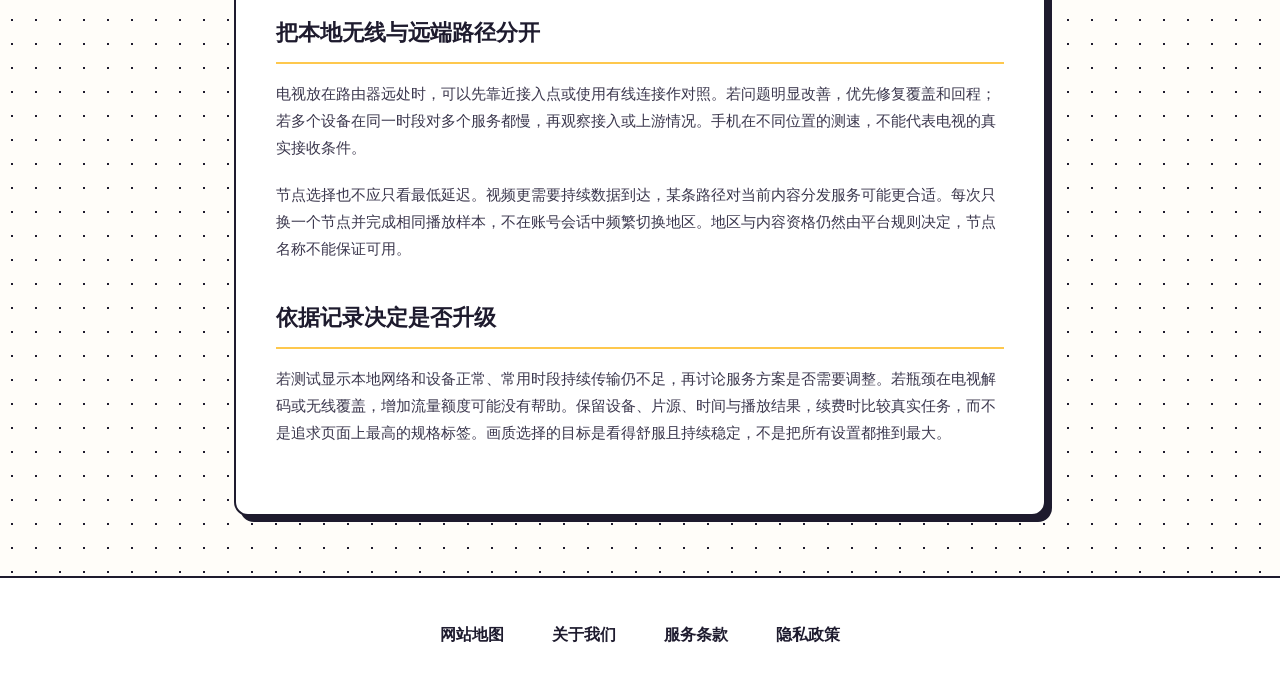
<file: streaming-bitrate-guide.html>
<!DOCTYPE html>
<html lang="zh-CN">
<head>
  <meta charset="UTF-8">
  <meta name="viewport" content="width=device-width, initial-scale=1.0">
  <title>视频分辨率越高越好吗：码率、设备解码与节点测试的实用清单｜闪电猫</title>
  <meta name="description" content="解释清晰度和码率的差别，结合固定片源与播放器统计检查画质下降，避免为最高标签盲目增加带宽。">
  <link rel="stylesheet" href="style.css">
<link rel="canonical" href="https://flashmao.cyou/streaming-bitrate-guide.html">
</head>
<body>

  <header class="pop-navbar">
    <div class="pop-nav-inner">
      <a href="index.html" class="pop-logo">
        <div class="pop-logo-box">
          <svg class="pop-logo-svg" viewBox="0 0 100 100" fill="none" xmlns="http://www.w3.org/2000/svg">
            <rect x="10" y="10" width="80" height="80" rx="16" fill="#FF5964" stroke="#1E1B2E" stroke-width="4"/>
            <path d="M26 68L34 32L46 44L60 32L68 68C68 68 50 78 26 68Z" fill="#FEC84D" stroke="#1E1B2E" stroke-width="3"/>
            <path d="M48 24L42 40H52L46 54L58 38H48L52 24Z" fill="#2EC4B6" stroke="#1E1B2E" stroke-width="2"/>
            <circle cx="40" cy="52" r="3" fill="#1E1B2E"/>
            <circle cx="56" cy="52" r="3" fill="#1E1B2E"/>
          </svg>
        </div>
        <span class="pop-logo-title">闪电猫</span>
      </a>

      <nav class="pop-menu-links">
        <a href="index.html#strength">实力亮点</a>
        <a href="index.html#multimedia">影音与AI</a>
        <a href="index.html#plans">订阅卡种</a>
        <a href="index.html#reviews">玩家口碑</a>
        <a href="index.html#questions">使用答疑</a>
        <a href="trends.html">玩乐视界</a>
      </nav>

      <a href="https://ww012.twilightaff.com/#/?code=A56DH1Af" class="pop-nav-btn" rel="nofollow" target="_blank">会员登录</a>
    </div>
  </header>

  <div class="pop-page-container">
    <a href="trends.html" class="pop-back-link">&larr; 返回玩乐视界专栏</a>

    <article class="pop-page-paper">
      <header class="pop-article-header">
        <h1 class="pop-article-h1">视频分辨率越高越好吗：码率、设备解码与节点测试的实用清单</h1>
        <div class="pop-article-bar">
          <span>作者：内容编辑</span>
          <span>分类：影音视听专栏</span>
          <span>更新时间：2026-10-13</span>
          <span>预计阅读：6 分钟</span>
        </div>
      </header>

      <div class="pop-article-content">
<p>播放器显示超高清，并不意味着每一帧都需要相同带宽；同样分辨率的视频，也可能因为编码、帧率和画面复杂度产生不同数据量。选择机场或家庭网络方案时，不能只用“支持某种分辨率”判断体验。更实用的做法，是确认设备与平台条件，再观察自己常看的内容能否持续播放并保持可接受画质。</p>
<h2>先分清分辨率、码率与帧率</h2>
<p>分辨率描述画面像素规模，码率反映单位时间传输的数据量，帧率则影响每秒画面数量。它们相关但不等价。编码方式、运动场景和平台策略也会改变需求，所以两部同样标注超高清的视频，可能对连接提出不同要求。不要把网上一个固定数字当作所有片源的准确门槛。</p>
<p>平台通常给出推荐的持续连接速度，可以作为起点，但家庭其他设备还会共享带宽。若同时有人上传文件或播放另一部视频，实际余量可能不同。选套餐时既要看流量额度，也要观察常用时段的稳定性，不能仅依据单次测速峰值。</p>
<h2>检查播放链路是否支持目标规格</h2>
<p>确认账号套餐、片源、应用或浏览器、显示设备和连接方式满足平台要求。部分画质选项可能只在特定设备上出现，不能通过更换节点补齐不支持的解码或显示能力。外接播放器时，还需核对输出设置与线材条件，避免把本地显示限制误判为网络问题。</p>
<p>如果画面停顿但缓冲仍充足，观察设备负载和解码表现；如果出现明显加载提示，则继续检查传输。屏幕显示的“卡”可能来自不同环节，应先描述清楚现象。若只有一部影片异常，也要考虑片源或应用问题，不要立即更改全家的网络。</p>
<h2>用固定片源建立播放样本</h2>
<p>选择一段熟悉且有权观看的内容，固定起播位置、画质设置与设备，在常用时段观察起播等待、清晰度切换、暂停次数和拖动后的恢复。比较两条线路时使用相同内容，避免把不同编码和场景的需求混在一起。记录测试时是否存在其他大流量任务。</p>
<p>不要在播放期间连续运行测速工具，它们会竞争带宽并改变你想观察的环境。可以先做短时基线，再停止测速观看实际片源。查阅<a href="https://jichangtuijan.top/">流媒体码率与画质选择</a>资料时，优先寻找持续播放条件，而不是只展示起播截图的评价。</p>
<h2>自动画质下降不一定需要关闭</h2>
<p>平台可能根据连接状况、设备能力和缓冲状态调整画质，以减少中断。若强制最高画质后频繁暂停，先比较较低一档是否更适合当前条件。对于小屏幕或移动场景，稳定连续播放可能比最高规格更有实际价值，尤其在热点流量有限时。</p>
<p>若连接稳定却长期达不到预期画质，检查平台的播放设置、浏览器支持和账号条件，再调查节点路径。不要通过修改版应用或共享账号绕过验证。网络服务能够影响传输路径，但不能替代平台许可和设备要求。</p>
<h2>把本地无线与远端路径分开</h2>
<p>电视放在路由器远处时，可以先靠近接入点或使用有线连接作对照。若问题明显改善，优先修复覆盖和回程；若多个设备在同一时段对多个服务都慢，再观察接入或上游情况。手机在不同位置的测速，不能代表电视的真实接收条件。</p>
<p>节点选择也不应只看最低延迟。视频更需要持续数据到达，某条路径对当前内容分发服务可能更合适。每次只换一个节点并完成相同播放样本，不在账号会话中频繁切换地区。地区与内容资格仍然由平台规则决定，节点名称不能保证可用。</p>
<h2>依据记录决定是否升级</h2>
<p>若测试显示本地网络和设备正常、常用时段持续传输仍不足，再讨论服务方案是否需要调整。若瓶颈在电视解码或无线覆盖，增加流量额度可能没有帮助。保留设备、片源、时间与播放结果，续费时比较真实任务，而不是追求页面上最高的规格标签。画质选择的目标是看得舒服且持续稳定，不是把所有设置都推到最大。</p>
</div>
    </article>
  </div>

  <footer class="pop-site-footer">
    <div class="pop-footer-nav">
      <a href="sitemap.html" class="pop-footer-link">网站地图</a>
      <a href="about.html" class="pop-footer-link">关于我们</a>
      <a href="terms.html" class="pop-footer-link">服务条款</a>
      <a href="privacy.html" class="pop-footer-link">隐私政策</a>
    </div>
  </footer>

</body>
</html>
</file>
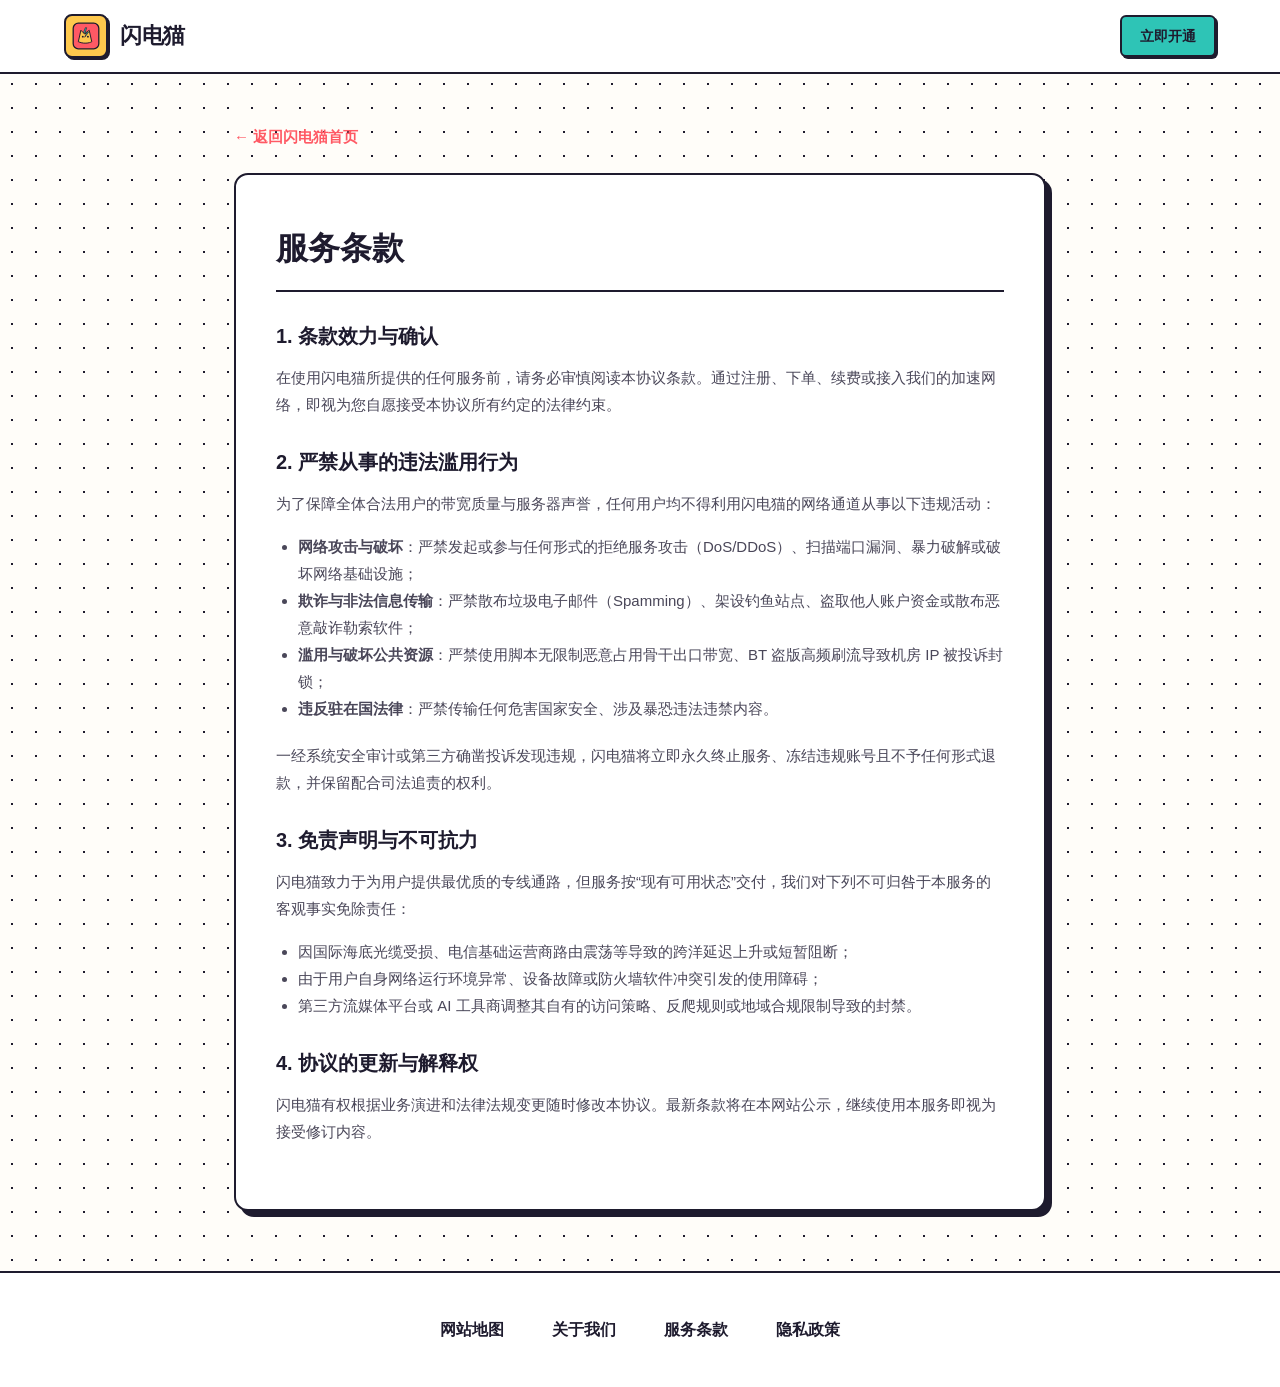
<file: terms.html>
<!DOCTYPE html>
<html lang="zh-CN">
<head>
  <meta charset="UTF-8">
  <meta name="viewport" content="width=device-width, initial-scale=1.0">
  <title>服务条款 - 闪电猫</title>
  <meta name="description" content="闪电猫用户服务协议，包含网络使用合规规范、禁止行为准则及免责声明。">
  <link rel="stylesheet" href="style.css">
<link rel="canonical" href="https://flashmao.cyou/terms.html">
</head>
<body>

  <header class="pop-navbar">
    <div class="pop-nav-inner">
      <a href="index.html" class="pop-logo">
        <div class="pop-logo-box">
          <svg class="pop-logo-svg" viewBox="0 0 100 100" fill="none" xmlns="http://www.w3.org/2000/svg">
            <rect x="10" y="10" width="80" height="80" rx="16" fill="#FF5964" stroke="#1E1B2E" stroke-width="4"/>
            <path d="M26 68L34 32L46 44L60 32L68 68C68 68 50 78 26 68Z" fill="#FEC84D" stroke="#1E1B2E" stroke-width="3"/>
            <path d="M48 24L42 40H52L46 54L58 38H48L52 24Z" fill="#2EC4B6" stroke="#1E1B2E" stroke-width="2"/>
            <circle cx="40" cy="52" r="3" fill="#1E1B2E"/>
            <circle cx="56" cy="52" r="3" fill="#1E1B2E"/>
          </svg>
        </div>
        <span class="pop-logo-title">闪电猫</span>
      </a>
      <a href="https://ww012.twilightaff.com/#/?code=A56DH1Af" class="pop-nav-btn" rel="nofollow" target="_blank">立即开通</a>
    </div>
  </header>

  <div class="pop-page-container">
    <a href="index.html" class="pop-back-link">&larr; 返回闪电猫首页</a>
    <article class="pop-page-paper">
      <h1 class="pop-page-title">服务条款</h1>
      <h2>1. 条款效力与确认</h2>
      <p>在使用闪电猫所提供的任何服务前，请务必审慎阅读本协议条款。通过注册、下单、续费或接入我们的加速网络，即视为您自愿接受本协议所有约定的法律约束。</p>

      <h2>2. 严禁从事的违法滥用行为</h2>
      <p>为了保障全体合法用户的带宽质量与服务器声誉，任何用户均不得利用闪电猫的网络通道从事以下违规活动：</p>
      <ul>
        <li><strong>网络攻击与破坏</strong>：严禁发起或参与任何形式的拒绝服务攻击（DoS/DDoS）、扫描端口漏洞、暴力破解或破坏网络基础设施；</li>
        <li><strong>欺诈与非法信息传输</strong>：严禁散布垃圾电子邮件（Spamming）、架设钓鱼站点、盗取他人账户资金或散布恶意敲诈勒索软件；</li>
        <li><strong>滥用与破坏公共资源</strong>：严禁使用脚本无限制恶意占用骨干出口带宽、BT 盗版高频刷流导致机房 IP 被投诉封锁；</li>
        <li><strong>违反驻在国法律</strong>：严禁传输任何危害国家安全、涉及暴恐违法违禁内容。</li>
      </ul>
      <p>一经系统安全审计或第三方确凿投诉发现违规，闪电猫将立即永久终止服务、冻结违规账号且不予任何形式退款，并保留配合司法追责的权利。</p>

      <h2>3. 免责声明与不可抗力</h2>
      <p>闪电猫致力于为用户提供最优质的专线通路，但服务按“现有可用状态”交付，我们对下列不可归咎于本服务的客观事实免除责任：</p>
      <ul>
        <li>因国际海底光缆受损、电信基础运营商路由震荡等导致的跨洋延迟上升或短暂阻断；</li>
        <li>由于用户自身网络运行环境异常、设备故障或防火墙软件冲突引发的使用障碍；</li>
        <li>第三方流媒体平台或 AI 工具商调整其自有的访问策略、反爬规则或地域合规限制导致的封禁。</li>
      </ul>

      <h2>4. 协议的更新与解释权</h2>
      <p>闪电猫有权根据业务演进和法律法规变更随时修改本协议。最新条款将在本网站公示，继续使用本服务即视为接受修订内容。</p>
    </article>
  </div>

  <footer class="pop-site-footer">
    <div class="pop-footer-nav">
      <a href="sitemap.html" class="pop-footer-link">网站地图</a>
      <a href="about.html" class="pop-footer-link">关于我们</a>
      <a href="terms.html" class="pop-footer-link">服务条款</a>
      <a href="privacy.html" class="pop-footer-link">隐私政策</a>
    </div>
  </footer>

</body>
</html>
</file>
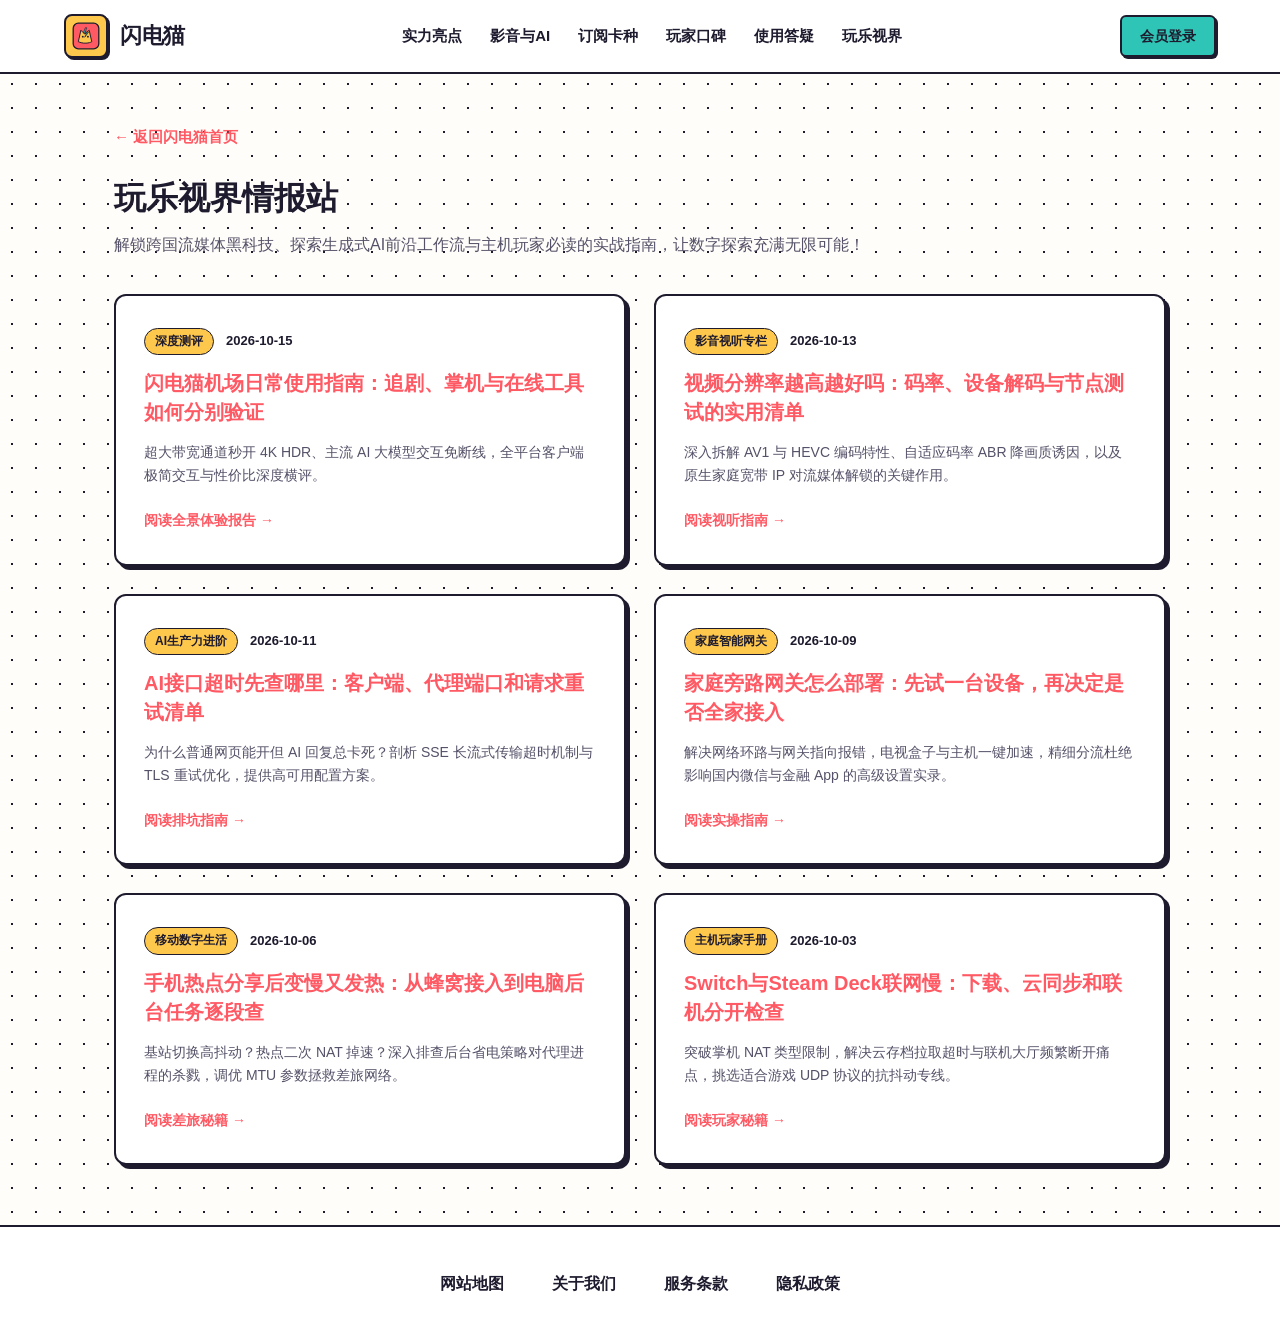
<file: trends.html>
<!DOCTYPE html>
<html lang="zh-CN">
<head>
  <meta charset="UTF-8">
  <meta name="viewport" content="width=device-width, initial-scale=1.0">
  <title>玩乐视界 - 闪电猫潮流娱乐与数字漫游情报专栏</title>
  <meta name="description" content="闪电猫玩乐视界专栏，聚焦4K超高清影音解码、前沿AI大模型长连接提速、软路由家庭组网与掌机联机技巧。">
  <link rel="stylesheet" href="style.css">
<link rel="canonical" href="https://flashmao.cyou/trends.html">
</head>
<body>

  <header class="pop-navbar">
    <div class="pop-nav-inner">
      <a href="index.html" class="pop-logo" aria-label="闪电猫首页">
        <div class="pop-logo-box">
          <svg class="pop-logo-svg" viewBox="0 0 100 100" fill="none" xmlns="http://www.w3.org/2000/svg">
            <rect x="10" y="10" width="80" height="80" rx="16" fill="#FF5964" stroke="#1E1B2E" stroke-width="4"/>
            <path d="M26 68L34 32L46 44L60 32L68 68C68 68 50 78 26 68Z" fill="#FEC84D" stroke="#1E1B2E" stroke-width="3"/>
            <path d="M48 24L42 40H52L46 54L58 38H48L52 24Z" fill="#2EC4B6" stroke="#1E1B2E" stroke-width="2"/>
            <circle cx="40" cy="52" r="3" fill="#1E1B2E"/>
            <circle cx="56" cy="52" r="3" fill="#1E1B2E"/>
          </svg>
        </div>
        <span class="pop-logo-title">闪电猫</span>
      </a>

      <nav class="pop-menu-links">
        <a href="index.html#strength">实力亮点</a>
        <a href="index.html#multimedia">影音与AI</a>
        <a href="index.html#plans">订阅卡种</a>
        <a href="index.html#reviews">玩家口碑</a>
        <a href="index.html#questions">使用答疑</a>
        <a href="trends.html">玩乐视界</a>
      </nav>

      <a href="https://ww012.twilightaff.com/#/?code=A56DH1Af" class="pop-nav-btn" rel="nofollow" target="_blank">会员登录</a>
    </div>
  </header>

  <div class="pop-page-container" style="max-width: 1100px;">
    <a href="index.html" class="pop-back-link">&larr; 返回闪电猫首页</a>

    <div class="pop-heading-box" style="text-align: left; margin-bottom: 30px;">
      <h1 class="pop-page-title" style="border: none; margin-bottom: 8px; padding-bottom: 0;">玩乐视界情报站</h1>
      <p class="pop-section-sub" style="margin: 0; max-width: 100%;">
        解锁跨国流媒体黑科技、探索生成式AI前沿工作流与主机玩家必读的实战指南，让数字探索充满无限可能！
      </p>
    </div>

    <div class="pop-trends-grid">
      <!-- 文章 1：闪电猫玩乐实测 -->
      <article class="pop-trend-card">
        <div class="pop-trend-meta">
          <span class="pop-trend-badge">深度测评</span>
          <time datetime="2026-10-15">2026-10-15</time>
        </div>
        <h2 class="pop-trend-headline">
          <a href="flashmao-lifestyle-review.html">闪电猫机场日常使用指南：追剧、掌机与在线工具如何分别验证</a>
        </h2>
        <p class="pop-trend-snippet">
          超大带宽通道秒开 4K HDR、主流 AI 大模型交互免断线，全平台客户端极简交互与性价比深度横评。
        </p>
        <a href="flashmao-lifestyle-review.html" class="pop-trend-action">阅读全景体验报告 &rarr;</a>
      </article>

      <!-- 文章 2：4K码率与流媒体 -->
      <article class="pop-trend-card">
        <div class="pop-trend-meta">
          <span class="pop-trend-badge">影音视听专栏</span>
          <time datetime="2026-10-13">2026-10-13</time>
        </div>
        <h2 class="pop-trend-headline">
          <a href="streaming-bitrate-guide.html">视频分辨率越高越好吗：码率、设备解码与节点测试的实用清单</a>
        </h2>
        <p class="pop-trend-snippet">
          深入拆解 AV1 与 HEVC 编码特性、自适应码率 ABR 降画质诱因，以及原生家庭宽带 IP 对流媒体解锁的关键作用。
        </p>
        <a href="streaming-bitrate-guide.html" class="pop-trend-action">阅读视听指南 &rarr;</a>
      </article>

      <!-- 文章 3：AI大模型长连接 -->
      <article class="pop-trend-card">
        <div class="pop-trend-meta">
          <span class="pop-trend-badge">AI生产力进阶</span>
          <time datetime="2026-10-11">2026-10-11</time>
        </div>
        <h2 class="pop-trend-headline">
          <a href="llm-api-connection-tips.html">AI接口超时先查哪里：客户端、代理端口和请求重试清单</a>
        </h2>
        <p class="pop-trend-snippet">
          为什么普通网页能开但 AI 回复总卡死？剖析 SSE 长流式传输超时机制与 TLS 重试优化，提供高可用配置方案。
        </p>
        <a href="llm-api-connection-tips.html" class="pop-trend-action">阅读排坑指南 &rarr;</a>
      </article>

      <!-- 文章 4：软路由旁路由透明代理 -->
      <article class="pop-trend-card">
        <div class="pop-trend-meta">
          <span class="pop-trend-badge">家庭智能网关</span>
          <time datetime="2026-10-09">2026-10-09</time>
        </div>
        <h2 class="pop-trend-headline">
          <a href="home-network-bypass-setup.html">家庭旁路网关怎么部署：先试一台设备，再决定是否全家接入</a>
        </h2>
        <p class="pop-trend-snippet">
          解决网络环路与网关指向报错，电视盒子与主机一键加速，精细分流杜绝影响国内微信与金融 App 的高级设置实录。
        </p>
        <a href="home-network-bypass-setup.html" class="pop-trend-action">阅读实操指南 &rarr;</a>
      </article>

      <!-- 文章 5：手机热点与移动漫游 -->
      <article class="pop-trend-card">
        <div class="pop-trend-meta">
          <span class="pop-trend-badge">移动数字生活</span>
          <time datetime="2026-10-06">2026-10-06</time>
        </div>
        <h2 class="pop-trend-headline">
          <a href="mobile-hotspot-speed-loss.html">手机热点分享后变慢又发热：从蜂窝接入到电脑后台任务逐段查</a>
        </h2>
        <p class="pop-trend-snippet">
          基站切换高抖动？热点二次 NAT 掉速？深入排查后台省电策略对代理进程的杀戮，调优 MTU 参数拯救差旅网络。
        </p>
        <a href="mobile-hotspot-speed-loss.html" class="pop-trend-action">阅读差旅秘籍 &rarr;</a>
      </article>

      <!-- 文章 6：掌机跨区联机 -->
      <article class="pop-trend-card">
        <div class="pop-trend-meta">
          <span class="pop-trend-badge">主机玩家手册</span>
          <time datetime="2026-10-03">2026-10-03</time>
        </div>
        <h2 class="pop-trend-headline">
          <a href="handheld-console-network-sync.html">Switch与Steam Deck联网慢：下载、云同步和联机分开检查</a>
        </h2>
        <p class="pop-trend-snippet">
          突破掌机 NAT 类型限制，解决云存档拉取超时与联机大厅频繁断开痛点，挑选适合游戏 UDP 协议的抗抖动专线。
        </p>
        <a href="handheld-console-network-sync.html" class="pop-trend-action">阅读玩家秘籍 &rarr;</a>
      </article>
    </div>
  </div>

  <footer class="pop-site-footer">
    <div class="pop-footer-nav">
      <a href="sitemap.html" class="pop-footer-link">网站地图</a>
      <a href="about.html" class="pop-footer-link">关于我们</a>
      <a href="terms.html" class="pop-footer-link">服务条款</a>
      <a href="privacy.html" class="pop-footer-link">隐私政策</a>
    </div>
  </footer>

</body>
</html>
</file>
<file: style.css>
/* flashmao.cyou - 新孟菲斯现代活力波普风 (Neo-Memphis Modern Pop & Geometric Energy) */
:root {
  --pop-bg: #fffdf9;
  --pop-ink: #1e1b2e;
  --pop-coral: #ff5964;
  --pop-coral-dark: #e0414c;
  --pop-yellow: #fec84d;
  --pop-cyan: #2ec4b6;
  --pop-purple: #7b2cbf;
  --pop-card-bg: #ffffff;
  --pop-border: 2.5px solid #1e1b2e;
  --pop-shadow: 4px 4px 0px #1e1b2e;
  --pop-shadow-lg: 6px 6px 0px #1e1b2e;
  --pop-shadow-sm: 2px 2px 0px #1e1b2e;
  --font-pop: -apple-system, BlinkMacSystemFont, "Segoe UI", "PingFang SC", "Microsoft YaHei", sans-serif;
}

* {
  box-sizing: border-box;
  margin: 0;
  padding: 0;
}

body {
  background-color: var(--pop-bg);
  color: var(--pop-ink);
  font-family: var(--font-pop);
  line-height: 1.6;
  -webkit-font-smoothing: antialiased;
  overflow-x: hidden;
  background-image: radial-gradient(#1e1b2e 1px, transparent 1px);
  background-size: 24px 24px;
}

a {
  color: var(--pop-coral);
  text-decoration: none;
  transition: color 0.15s ease, text-decoration 0.15s ease;
}

a:hover {
  color: var(--pop-cyan);
  text-decoration: underline;
}

.pop-article-content a,
.pop-page-paper a,
.pop-trend-snippet a,
.pop-trend-action {
  color: var(--pop-coral) !important;
}

.pop-article-content a:visited,
.pop-page-paper a:visited,
.pop-trend-snippet a:visited,
.pop-trend-action:visited {
  color: var(--pop-coral) !important;
}

.pop-article-content a:hover,
.pop-page-paper a:hover,
.pop-trend-snippet a:hover,
.pop-trend-action:hover {
  color: var(--pop-cyan) !important;
  text-decoration: underline;
}

/* 顶部导航 */
.pop-navbar {
  position: sticky;
  top: 0;
  z-index: 100;
  background: #ffffff;
  border-bottom: var(--pop-border);
}

.pop-nav-inner {
  max-width: 1200px;
  margin: 0 auto;
  padding: 14px 24px;
  display: flex;
  align-items: center;
  justify-content: space-between;
}

/* 整合主题 Logo */
.pop-logo {
  display: flex;
  align-items: center;
  gap: 12px;
}

.pop-logo-box {
  width: 44px;
  height: 44px;
  background: var(--pop-yellow);
  border: var(--pop-border);
  box-shadow: var(--pop-shadow-sm);
  border-radius: 8px;
  display: flex;
  align-items: center;
  justify-content: center;
}

.pop-logo-svg {
  width: 32px;
  height: 32px;
}

.pop-logo-title {
  font-size: 22px;
  font-weight: 900;
  color: var(--pop-ink);
  letter-spacing: -0.5px;
}

.pop-logo-tag {
  font-size: 11px;
  font-weight: 800;
  background: var(--pop-coral);
  color: #ffffff;
  padding: 3px 8px;
  border-radius: 20px;
  border: 1.5px solid var(--pop-ink);
  transform: rotate(-3deg);
  display: inline-block;
}

.pop-menu-links {
  display: flex;
  align-items: center;
  gap: 28px;
}

.pop-menu-links a,
.pop-menu-links a:visited {
  font-size: 15px;
  font-weight: 700;
  color: var(--pop-ink) !important;
  transition: color 0.15s ease;
  text-decoration: none !important;
}

.pop-menu-links a:hover {
  color: var(--pop-coral) !important;
  text-decoration: none !important;
}

.pop-nav-btn,
.pop-nav-btn:visited {
  padding: 8px 18px;
  background: var(--pop-cyan);
  border: var(--pop-border);
  box-shadow: var(--pop-shadow-sm);
  border-radius: 6px;
  font-size: 14px;
  font-weight: 800;
  color: var(--pop-ink) !important;
  transition: all 0.15s ease;
  text-decoration: none !important;
}

.pop-nav-btn:hover {
  transform: translate(-1px, -1px);
  box-shadow: var(--pop-shadow);
  color: var(--pop-ink) !important;
  text-decoration: none !important;
}

/* Hero Section */
.pop-hero-container {
  max-width: 1200px;
  margin: 40px auto 20px;
  padding: 0 24px;
}

.pop-hero-board {
  background: #ffffff;
  border: var(--pop-border);
  box-shadow: var(--pop-shadow-lg);
  border-radius: 16px;
  padding: 56px 48px;
  display: grid;
  grid-template-columns: 1.15fr 0.85fr;
  align-items: center;
  gap: 48px;
  position: relative;
  overflow: hidden;
}

.pop-badge-pill {
  display: inline-flex;
  align-items: center;
  gap: 6px;
  padding: 6px 14px;
  background: var(--pop-yellow);
  border: var(--pop-border);
  box-shadow: var(--pop-shadow-sm);
  border-radius: 30px;
  font-size: 13px;
  font-weight: 800;
  margin-bottom: 20px;
  transform: rotate(-1.5deg);
}

.pop-hero-headline {
  font-size: 44px;
  font-weight: 900;
  line-height: 1.22;
  margin-bottom: 20px;
  color: var(--pop-ink);
}

.pop-hero-headline span.pop-mark {
  background: var(--pop-yellow);
  padding: 2px 10px;
  border-radius: 6px;
  border: 2px solid var(--pop-ink);
  box-shadow: 2px 2px 0px var(--pop-ink);
  display: inline-block;
}

.pop-hero-lead {
  font-size: 17px;
  color: #4a4759;
  line-height: 1.7;
  margin-bottom: 34px;
  max-width: 520px;
}

.pop-cta-cluster {
  display: flex;
  align-items: center;
  gap: 16px;
  flex-wrap: wrap;
}

.pop-btn-primary,
.pop-btn-primary:visited {
  display: inline-flex;
  align-items: center;
  justify-content: center;
  padding: 14px 32px;
  background: var(--pop-coral);
  color: #ffffff !important;
  border: var(--pop-border);
  box-shadow: var(--pop-shadow);
  border-radius: 8px;
  font-size: 16px;
  font-weight: 800;
  transition: all 0.15s ease;
  min-height: 48px;
  text-decoration: none !important;
}

.pop-btn-primary:hover {
  transform: translate(-2px, -2px);
  box-shadow: var(--pop-shadow-lg);
  background: var(--pop-coral-dark);
  color: #ffffff !important;
  text-decoration: none !important;
}

.pop-btn-dofollow,
.pop-btn-dofollow:visited {
  display: inline-flex;
  align-items: center;
  justify-content: center;
  padding: 14px 26px;
  background: var(--pop-yellow);
  color: var(--pop-ink) !important;
  border: var(--pop-border);
  box-shadow: var(--pop-shadow);
  border-radius: 8px;
  font-size: 15px;
  font-weight: 800;
  transition: all 0.15s ease;
  min-height: 48px;
  text-decoration: none !important;
}

.pop-btn-dofollow:hover {
  transform: translate(-2px, -2px);
  box-shadow: var(--pop-shadow-lg);
  color: var(--pop-ink) !important;
  text-decoration: none !important;
}

.pop-mascot-frame {
  display: flex;
  justify-content: center;
  align-items: center;
  position: relative;
}

.pop-cat-svg {
  width: 100%;
  max-width: 400px;
  height: auto;
}

/* 跑马灯饰条 */
.pop-ticker-bar {
  max-width: 1200px;
  margin: 32px auto 0;
  padding: 0 24px;
}

.pop-ticker-inner {
  background: var(--pop-ink);
  color: #ffffff;
  padding: 12px 24px;
  border-radius: 8px;
  display: flex;
  justify-content: space-around;
  align-items: center;
  font-weight: 800;
  font-size: 14px;
  flex-wrap: wrap;
  gap: 16px;
}

.pop-ticker-item {
  display: flex;
  align-items: center;
  gap: 8px;
}

/* 区块公用 */
.pop-section {
  max-width: 1200px;
  margin: 80px auto;
  padding: 0 24px;
}

.pop-heading-box {
  text-align: center;
  margin-bottom: 50px;
}

.pop-section-title {
  font-size: 34px;
  font-weight: 900;
  color: var(--pop-ink);
  margin-bottom: 12px;
}

.pop-section-sub {
  font-size: 16px;
  color: #555168;
  max-width: 600px;
  margin: 0 auto;
}

/* 核心优势卡片（3项） */
.pop-grid-3 {
  display: grid;
  grid-template-columns: repeat(3, 1fr);
  gap: 28px;
}

.pop-card {
  background: #ffffff;
  border: var(--pop-border);
  box-shadow: var(--pop-shadow);
  border-radius: 12px;
  padding: 36px 28px;
  transition: all 0.2s ease;
  position: relative;
}

.pop-card:hover {
  transform: translate(-3px, -3px);
  box-shadow: var(--pop-shadow-lg);
}

.pop-card-icon-badge {
  width: 56px;
  height: 56px;
  border-radius: 10px;
  border: var(--pop-border);
  box-shadow: var(--pop-shadow-sm);
  display: flex;
  align-items: center;
  justify-content: center;
  margin-bottom: 22px;
}

.icon-yellow { background: var(--pop-yellow); }
.icon-coral { background: var(--pop-coral); }
.icon-cyan { background: var(--pop-cyan); }

.pop-duotone-svg {
  width: 32px;
  height: 32px;
}

.pop-card-title {
  font-size: 20px;
  font-weight: 900;
  margin-bottom: 12px;
  color: var(--pop-ink);
}

.pop-card-text {
  font-size: 15px;
  color: #555168;
  line-height: 1.7;
}

/* 流媒体与AI模块（3项） */
.pop-media-box {
  background: #ffffff;
  border: var(--pop-border);
  box-shadow: var(--pop-shadow);
  border-radius: 12px;
  padding: 32px 28px;
  display: flex;
  flex-direction: column;
}

.pop-pill-tag {
  align-self: flex-start;
  font-size: 12px;
  font-weight: 800;
  padding: 4px 10px;
  background: var(--pop-cyan);
  color: var(--pop-ink);
  border: 1.5px solid var(--pop-ink);
  border-radius: 4px;
  margin-bottom: 16px;
}

.pop-media-title {
  font-size: 19px;
  font-weight: 900;
  margin-bottom: 10px;
  color: var(--pop-ink);
}

.pop-media-desc {
  font-size: 14px;
  color: #555168;
  line-height: 1.6;
}

/* 价格方案（严格3项） */
.pop-pricing-matrix {
  display: grid;
  grid-template-columns: repeat(3, 1fr);
  gap: 28px;
  align-items: stretch;
}

.pop-price-card {
  background: #ffffff;
  border: var(--pop-border);
  box-shadow: var(--pop-shadow);
  border-radius: 14px;
  padding: 40px 30px;
  display: flex;
  flex-direction: column;
  position: relative;
}

.pop-price-card.popular {
  background: #fffdf5;
  border: 3px solid var(--pop-ink);
  box-shadow: var(--pop-shadow-lg);
  transform: translateY(-8px);
}

.pop-sticker-tag {
  position: absolute;
  top: -14px;
  right: 20px;
  background: var(--pop-coral);
  color: #ffffff;
  border: 2px solid var(--pop-ink);
  font-weight: 900;
  font-size: 13px;
  padding: 4px 14px;
  border-radius: 20px;
  box-shadow: 2px 2px 0px var(--pop-ink);
  transform: rotate(3deg);
}

.pop-plan-name {
  font-size: 22px;
  font-weight: 900;
  margin-bottom: 6px;
}

.pop-plan-desc {
  font-size: 13px;
  color: #6c6880;
  margin-bottom: 22px;
}

.pop-plan-cost {
  margin-bottom: 26px;
  display: flex;
  align-items: baseline;
  gap: 4px;
}

.pop-curr {
  font-size: 22px;
  font-weight: 900;
  color: var(--pop-coral);
}

.pop-val {
  font-size: 48px;
  font-weight: 900;
  color: var(--pop-ink);
}

.pop-cycle {
  font-size: 14px;
  font-weight: 700;
  color: #6c6880;
}

.pop-perk-list {
  list-style: none;
  margin-bottom: 34px;
  flex-grow: 1;
}

.pop-perk-list li {
  font-size: 14px;
  font-weight: 600;
  color: #3b374d;
  padding: 10px 0;
  border-bottom: 1.5px dashed #e2e0eb;
  display: flex;
  align-items: center;
  gap: 10px;
}

.pop-perk-bullet {
  width: 8px;
  height: 8px;
  background: var(--pop-cyan);
  border: 1.5px solid var(--pop-ink);
  border-radius: 2px;
  flex-shrink: 0;
}

.pop-plan-btn,
.pop-plan-btn:visited {
  display: block;
  text-align: center;
  padding: 14px 20px;
  background: var(--pop-ink);
  color: #ffffff !important;
  font-weight: 800;
  font-size: 15px;
  border: var(--pop-border);
  box-shadow: var(--pop-shadow-sm);
  border-radius: 8px;
  transition: all 0.15s ease;
  min-height: 48px;
  line-height: 18px;
  text-decoration: none !important;
}

.pop-price-card.popular .pop-plan-btn,
.pop-price-card.popular .pop-plan-btn:visited {
  background: var(--pop-coral);
  color: #ffffff !important;
}

.pop-plan-btn:hover {
  transform: translate(-1px, -1px);
  box-shadow: var(--pop-shadow);
  color: #ffffff !important;
  text-decoration: none !important;
}

/* 用户评价（4项） */
.pop-grid-4 {
  display: grid;
  grid-template-columns: repeat(4, 1fr);
  gap: 20px;
}

.pop-review-box {
  background: #ffffff;
  border: var(--pop-border);
  box-shadow: var(--pop-shadow-sm);
  border-radius: 10px;
  padding: 24px 20px;
  display: flex;
  flex-direction: column;
  justify-content: space-between;
}

.pop-speech-text {
  font-size: 14px;
  color: #4a4759;
  line-height: 1.6;
  margin-bottom: 16px;
  font-weight: 500;
}

.pop-user-strip {
  display: flex;
  align-items: center;
  gap: 10px;
}

.pop-avatar-circle {
  width: 36px;
  height: 36px;
  border-radius: 50%;
  border: 1.5px solid var(--pop-ink);
  background: var(--pop-yellow);
  display: flex;
  align-items: center;
  justify-content: center;
  font-weight: 900;
  font-size: 14px;
}

.pop-user-name {
  font-size: 14px;
  font-weight: 800;
}

.pop-user-role {
  font-size: 11px;
  color: #7a768c;
}

/* FAQ 常见问答（3项） */
.pop-faq-wrap {
  max-width: 840px;
  margin: 0 auto;
}

.pop-faq-card {
  background: #ffffff;
  border: var(--pop-border);
  box-shadow: var(--pop-shadow-sm);
  border-radius: 10px;
  margin-bottom: 18px;
  overflow: hidden;
}

.pop-faq-card summary {
  padding: 20px 24px;
  font-size: 17px;
  font-weight: 800;
  color: var(--pop-ink);
  cursor: pointer;
  list-style: none;
}

.pop-faq-card summary::-webkit-details-marker {
  display: none;
}

.pop-faq-body {
  padding: 0 24px 20px;
  font-size: 15px;
  color: #555168;
  line-height: 1.7;
}

/* 页脚：严格仅显示 4 个中文标题，各自独立页面 */
.pop-site-footer {
  border-top: var(--pop-border);
  background: #ffffff;
  padding: 44px 24px;
  margin-top: 60px;
}

.pop-footer-nav {
  max-width: 760px;
  margin: 0 auto;
  display: flex;
  justify-content: center;
  align-items: center;
  gap: 48px;
}

.pop-footer-link {
  font-size: 16px;
  font-weight: 800;
  color: var(--pop-ink);
  transition: color 0.15s ease;
  position: relative;
}

.pop-footer-link:hover {
  color: var(--pop-coral);
}

/* 独立内页 */
.pop-page-container {
  max-width: 860px;
  margin: 50px auto;
  padding: 0 24px;
}

.pop-page-paper {
  background: #ffffff;
  border: var(--pop-border);
  box-shadow: var(--pop-shadow-lg);
  border-radius: 14px;
  padding: 48px 40px;
}

.pop-page-title {
  font-size: 32px;
  font-weight: 900;
  color: var(--pop-ink);
  margin-bottom: 24px;
  padding-bottom: 16px;
  border-bottom: var(--pop-border);
}

.pop-page-paper h2 {
  font-size: 20px;
  font-weight: 900;
  color: var(--pop-ink);
  margin: 28px 0 12px;
}

.pop-page-paper p {
  color: #4a4759;
  line-height: 1.8;
  margin-bottom: 16px;
  font-size: 15px;
}

.pop-page-paper ul {
  padding-left: 22px;
  margin-bottom: 20px;
  color: #4a4759;
  font-size: 15px;
  line-height: 1.8;
}

.pop-back-link {
  display: inline-flex;
  align-items: center;
  margin-bottom: 24px;
  color: var(--pop-coral);
  font-weight: 800;
  font-size: 15px;
}

/* 移动端媒体查询 (@media) */
@media (max-width: 992px) {
  .pop-hero-board {
    grid-template-columns: 1fr;
    text-align: center;
    padding: 36px 24px;
    gap: 32px;
  }
  .pop-hero-lead {
    margin-left: auto;
    margin-right: auto;
  }
  .pop-cta-cluster {
    justify-content: center;
  }
  .pop-grid-3 {
    grid-template-columns: 1fr;
    max-width: 480px;
    margin: 0 auto;
  }
  .pop-grid-4 {
    grid-template-columns: repeat(2, 1fr);
  }
  .pop-pricing-matrix {
    grid-template-columns: 1fr;
    max-width: 460px;
    margin: 0 auto;
  }
  .pop-price-card.popular {
    transform: none;
  }
}

@media (max-width: 768px) {
  .pop-nav-inner {
    flex-wrap: wrap;
    padding: 10px 16px 8px;
    gap: 8px 12px;
  }
  .pop-logo {
    order: 1;
  }
  .pop-nav-btn,
  .pop-nav-btn:visited {
    order: 2;
    padding: 6px 14px;
    font-size: 13px;
    min-height: 34px;
  }
  .pop-menu-links {
    order: 3;
    width: 100%;
    display: flex !important;
    overflow-x: auto;
    white-space: nowrap;
    gap: 14px;
    padding: 6px 0 2px;
    -webkit-overflow-scrolling: touch;
    scrollbar-width: none;
    border-top: 2px solid var(--pop-ink);
  }
  .pop-menu-links::-webkit-scrollbar {
    display: none;
  }
  .pop-menu-links a,
  .pop-menu-links a:visited {
    font-size: 13px;
    padding: 4px 0;
    flex-shrink: 0;
  }
}

@media (max-width: 640px) {
  .pop-nav-inner {
    padding: 8px 16px 6px;
  }
  .pop-hero-container {
    margin-top: 20px;
    padding: 0 16px;
  }
  .pop-hero-board {
    padding: 28px 18px;
  }
  .pop-hero-headline {
    font-size: 30px;
  }
  .pop-cta-cluster {
    flex-direction: column;
    width: 100%;
  }
  .pop-btn-primary,
  .pop-btn-dofollow {
    width: 100%;
    min-height: 50px;
  }
  .pop-grid-4 {
    grid-template-columns: 1fr;
  }
  .pop-footer-nav {
    flex-direction: column;
    gap: 18px;
  }
  .pop-page-paper {
    padding: 28px 18px;
  }
}

/* 玩乐视界波普文章列表与排版 */
.pop-trends-grid {
  display: grid;
  grid-template-columns: repeat(2, 1fr);
  gap: 28px;
  margin-top: 36px;
}

.pop-trend-card {
  background: #ffffff;
  border: var(--pop-border);
  box-shadow: var(--pop-shadow);
  border-radius: 12px;
  padding: 32px 28px;
  transition: all 0.2s ease;
  display: flex;
  flex-direction: column;
}

.pop-trend-card:hover {
  transform: translate(-3px, -3px);
  box-shadow: var(--pop-shadow-lg);
}

.pop-trend-meta {
  display: flex;
  align-items: center;
  gap: 12px;
  font-size: 13px;
  font-weight: 700;
  margin-bottom: 14px;
}

.pop-trend-badge {
  background: var(--pop-yellow);
  color: var(--pop-ink);
  border: 1.5px solid var(--pop-ink);
  padding: 3px 10px;
  border-radius: 20px;
  font-size: 12px;
}

.pop-trend-headline {
  font-size: 20px;
  font-weight: 900;
  color: var(--pop-ink);
  line-height: 1.45;
  margin-bottom: 14px;
}

.pop-trend-card:hover .pop-trend-headline {
  color: var(--pop-coral);
}

.pop-trend-snippet {
  font-size: 14px;
  color: #555168;
  line-height: 1.65;
  margin-bottom: 22px;
  flex-grow: 1;
}

.pop-trend-action {
  font-size: 14px;
  font-weight: 800;
  color: var(--pop-coral);
  display: inline-flex;
  align-items: center;
  gap: 6px;
}

/* 波普文章正文样式 */
.pop-article-header {
  margin-bottom: 34px;
  padding-bottom: 24px;
  border-bottom: var(--pop-border);
}

.pop-article-h1 {
  font-size: 34px;
  font-weight: 900;
  color: var(--pop-ink);
  line-height: 1.35;
  margin-bottom: 16px;
}

.pop-article-bar {
  display: flex;
  align-items: center;
  gap: 18px;
  font-size: 13px;
  font-weight: 700;
  color: #7a768c;
}

.pop-article-content {
  font-size: 16px;
  line-height: 1.85;
  color: #3b374d;
}

.pop-article-content h2 {
  font-size: 22px;
  font-weight: 900;
  color: var(--pop-ink);
  margin: 36px 0 16px;
  padding-bottom: 8px;
  border-bottom: 2px solid var(--pop-yellow);
}

.pop-article-content h3 {
  font-size: 18px;
  font-weight: 800;
  color: var(--pop-coral);
  margin: 24px 0 12px;
}

.pop-article-content p {
  margin-bottom: 20px;
  color: #3b374d;
}

.pop-article-content ul, .pop-article-content ol {
  margin-bottom: 22px;
  padding-left: 24px;
}

.pop-article-content li {
  margin-bottom: 8px;
  color: #3b374d;
}

.pop-article-content blockquote {
  border: var(--pop-border);
  box-shadow: var(--pop-shadow-sm);
  background: #fffdf5;
  border-radius: 8px;
  padding: 18px 24px;
  margin: 24px 0;
  color: var(--pop-ink);
  font-weight: 600;
}

@media (max-width: 768px) {
  .pop-trends-grid {
    grid-template-columns: 1fr;
  }
  .pop-article-h1 {
    font-size: 26px;
  }
}
</file>
